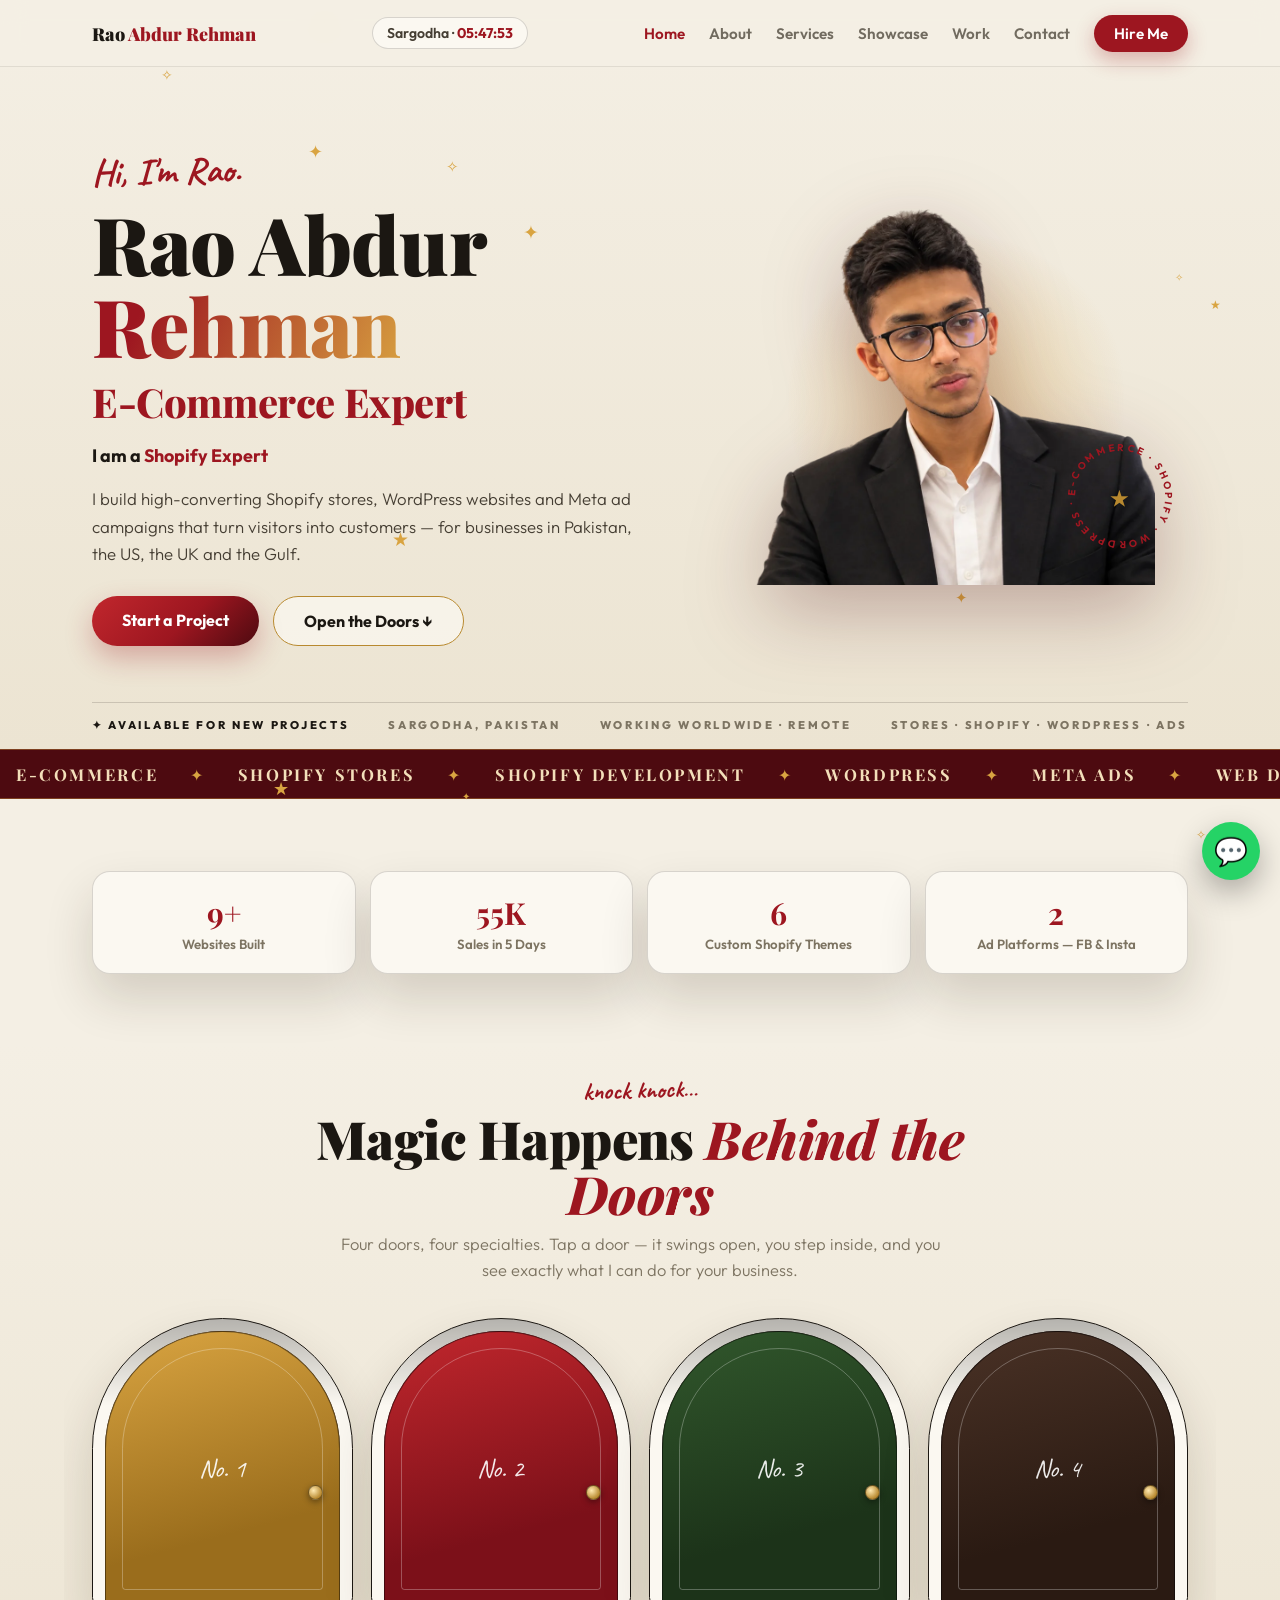
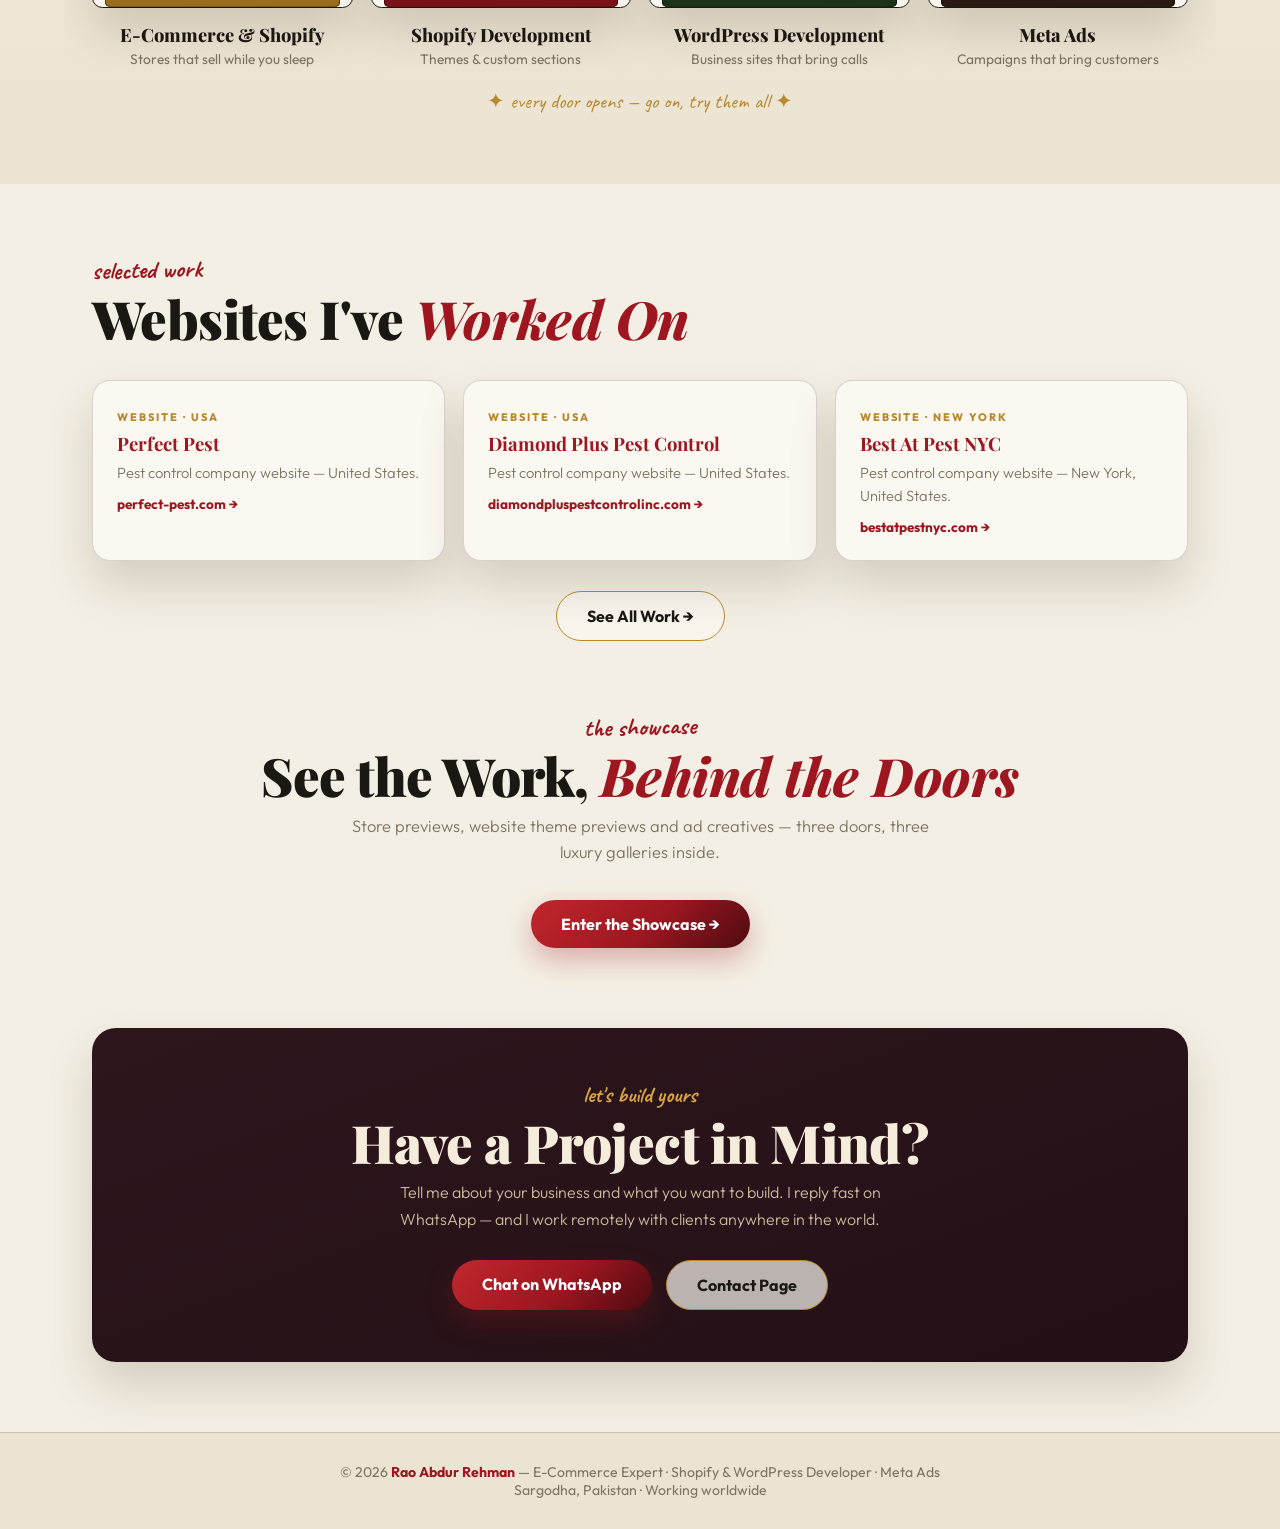
<file: index.html>
<!DOCTYPE html>
<html lang="en">
<head>
<meta charset="UTF-8">
<meta name="viewport" content="width=device-width, initial-scale=1.0">
<title>Rao Abdur Rehman — E-Commerce Expert</title>
<meta name="description" content="Rao Abdur Rehman — E-Commerce Expert, Shopify & WordPress Developer and Meta Ads Specialist from Sargodha, Pakistan. Open the doors and see what I can build for your business.">
<link rel="preconnect" href="https://fonts.googleapis.com">
<link rel="preconnect" href="https://fonts.gstatic.com" crossorigin>
<link href="https://fonts.googleapis.com/css2?family=Playfair+Display:ital,wght@0,600;0,800;0,900;1,600;1,800&family=Caveat:wght@600;700&family=Outfit:wght@300;400;500;600;700;800&display=swap" rel="stylesheet">
<link rel="stylesheet" href="style.css">
</head>
<body>

<nav>
  <div class="wrap nav-in">
    <a class="brand" href="index.html">Rao <span>Abdur Rehman</span></a>
    <div class="clock">Sargodha · <b id="clock">--:--:--</b></div>
    <div class="nav-links">
      <a href="index.html" class="active">Home</a>
      <a href="about.html">About</a>
      <a href="services.html">Services</a>
      <a href="showcase.html">Showcase</a>
      <a href="work.html">Work</a>
      <a href="contact.html">Contact</a>
      <a href="https://wa.me/923198798119?text=Hi%20Rao%2C%20I%20want%20to%20discuss%20a%20project." target="_blank" rel="noopener" class="nav-cta">Hire Me</a>
    </div>
  </div>
</nav>

<header>
  <div class="wrap">
    <div class="hero">
      <div>
        <span class="hello">Hi, I'm Rao.</span>
        <h1>Rao Abdur <span class="gold">Rehman</span></h1>
        <div class="maintitle">E-Commerce Expert</div>
        <div class="roles">I am a <span class="flip" id="roleFlip">Shopify Expert</span></div>
        <p class="lead">I build high-converting Shopify stores, WordPress websites and Meta ad campaigns that turn visitors into customers — for businesses in Pakistan, the US, the UK and the Gulf.</p>
        <div class="hero-btns">
          <a class="btn btn-red" href="https://wa.me/923198798119?text=Hi%20Rao%2C%20I%20want%20a%20website%20for%20my%20business." target="_blank" rel="noopener">Start a Project</a>
          <a class="btn btn-ghost" href="#doorsClip">Open the Doors ↓</a>
        </div>
      </div>
      <div class="hero-photo">
        <div class="halo"></div>
        <img src="rao.webp" alt="Rao Abdur Rehman">
        <svg class="badge" viewBox="0 0 120 120">
          <defs><path id="circ" d="M60,60 m-46,0 a46,46 0 1,1 92,0 a46,46 0 1,1 -92,0"/></defs>
          <text><textPath href="#circ">E-COMMERCE · SHOPIFY · WORDPRESS · ADS · </textPath></text>
          <text class="star" x="60" y="70" text-anchor="middle">★</text>
        </svg>
      </div>
    </div>
    <div class="hero-strip">
      <span class="on">✦ Available for new projects</span>
      <span>Sargodha, Pakistan</span>
      <span>Working worldwide · Remote</span>
      <span>Stores · Shopify · WordPress · Ads</span>
    </div>
  </div>
</header>

<div class="marquee"><div class="marquee-track" id="mq"></div></div>

<section style="padding-top:20px">
  <div class="wrap">
    <div class="stats">
      <div class="stat"><b><span class="count" data-to="10">0</span>+</b><small>Websites Built</small></div>
      <div class="stat"><b><span class="count" data-to="60">0</span>K</b><small>Sales in 5 Days</small></div>
      <div class="stat"><b><span class="count" data-to="7">0</span></b><small>Custom Shopify Themes</small></div>
      <div class="stat"><b><span class="count" data-to="2">0</span></b><small>Ad Platforms — FB & Insta</small></div>
    </div>
  </div>
</section>

<section class="doors-sec" style="padding-top:30px">
  <div class="wrap">
    <div class="sec-head center">
      <span class="script sec-script">knock knock…</span>
      <h2>Magic Happens <em>Behind the Doors</em></h2>
      <p class="sec-sub">Four doors, four specialties. Tap a door — it swings open, you step inside, and you see exactly what I can do for your business.</p>
    </div>
    <div class="doors-clip" id="doorsClip">
      <div class="doors" id="doorsGrid">
        <button class="door" data-door="shop" aria-expanded="false">
          <span class="frame">
            <span class="inner-room"><span class="ir-emoji">🛍️</span><span class="ir-count">60K</span><span class="ir-label">Sales in 5 Days</span><span class="ir-open">Now Open</span></span>
            <span class="leaf"><span class="panel-lines"></span><span class="door-num">No. 1</span><span class="knob"></span></span>
          </span>
          <span class="door-name">E-Commerce & Shopify</span>
          <span class="door-tag">Stores that sell while you sleep</span>
        </button>
        <button class="door" data-door="dev" aria-expanded="false">
          <span class="frame">
            <span class="inner-room"><span class="ir-emoji">🛠️</span><span class="ir-count">7</span><span class="ir-label">Custom Themes</span><span class="ir-open">Now Open</span></span>
            <span class="leaf"><span class="panel-lines"></span><span class="door-num">No. 2</span><span class="knob"></span></span>
          </span>
          <span class="door-name">Shopify Development</span>
          <span class="door-tag">Themes & custom sections</span>
        </button>
        <button class="door" data-door="wp" aria-expanded="false">
          <span class="frame">
            <span class="inner-room"><span class="ir-emoji">🌐</span><span class="ir-count">10+</span><span class="ir-label">Websites Built</span><span class="ir-open">Now Open</span></span>
            <span class="leaf"><span class="panel-lines"></span><span class="door-num">No. 3</span><span class="knob"></span></span>
          </span>
          <span class="door-name">WordPress Development</span>
          <span class="door-tag">Business sites that bring calls</span>
        </button>
        <button class="door" data-door="ads" aria-expanded="false">
          <span class="frame">
            <span class="inner-room"><span class="ir-emoji">📣</span><span class="ir-count">2</span><span class="ir-label">Platforms — FB & Insta</span><span class="ir-open">Now Open</span></span>
            <span class="leaf"><span class="panel-lines"></span><span class="door-num">No. 4</span><span class="knob"></span></span>
          </span>
          <span class="door-name">Meta Ads</span>
          <span class="door-tag">Campaigns that bring customers</span>
        </button>
      </div>
    </div>
    <p class="knock-hint">✦ every door opens — go on, try them all ✦</p>

    <div class="room" id="room-shop" hidden>
      <button class="room-back">← Back to the doors</button>
      <div class="rk">Door No. 1 — Now Open</div>
      <h3>E-Commerce & Shopify</h3>
      <p>Complete online stores that are easy to run and built to sell — from setup to a store that takes orders while you sleep. Proof: my Genz Bazzar store generated 60K in sales within 5 days of launch.</p>
      <ul>
        <li>Full Shopify store builds</li>
        <li>Product pages that convert</li>
        <li>Checkout, payment & shipping setup</li>
        <li>Store content & product uploads</li>
        <li>Speed & conversion optimisation</li>
      </ul>
      <div class="cta"><a class="btn btn-red" href="https://wa.me/923198798119?text=Hi%20Rao%2C%20I%20need%20a%20Shopify%20store." target="_blank" rel="noopener">Build My Store</a></div>
    </div>

    <div class="room" id="room-dev" hidden>
      <button class="room-back">← Back to the doors</button>
      <div class="rk">Door No. 2 — Now Open</div>
      <h3>Shopify Development</h3>
      <p>Theme customisation and custom features for stores that need more than the basics — I keep seven custom Shopify themes of my own, saved and ready to adapt to your store.</p>
      <ul>
        <li>Theme customisation</li>
        <li>Custom sections & features</li>
        <li>7 custom themes in my library</li>
        <li>Layout fixes & improvements</li>
        <li>Store speed optimisation</li>
      </ul>
      <div class="cta"><a class="btn btn-red" href="https://wa.me/923198798119?text=Hi%20Rao%2C%20I%20need%20Shopify%20development." target="_blank" rel="noopener">Upgrade My Store</a></div>
    </div>

    <div class="room" id="room-wp" hidden>
      <button class="room-back">← Back to the doors</button>
      <div class="rk">Door No. 3 — Now Open</div>
      <h3>WordPress Development</h3>
      <p>Fast, premium WordPress websites for service businesses — including the US pest-control sites Perfect Pest, Diamond Plus Pest Control and Best At Pest NYC.</p>
      <ul>
        <li>Business & company websites</li>
        <li>Service pages that bring calls</li>
        <li>Premium & CGI-style animated websites</li>
        <li>Booking & enquiry forms</li>
        <li>Mobile-friendly, phone number up front</li>
      </ul>
      <div class="cta"><a class="btn btn-red" href="https://wa.me/923198798119?text=Hi%20Rao%2C%20I%20need%20a%20website." target="_blank" rel="noopener">Get a Website</a></div>
    </div>

    <div class="room" id="room-ads" hidden>
      <button class="room-back">← Back to the doors</button>
      <div class="rk">Door No. 4 — Now Open</div>
      <h3>Meta Ads Management</h3>
      <p>Facebook & Instagram ad campaigns planned around one goal — more sales and more enquiries for your business.</p>
      <ul>
        <li>Facebook & Instagram campaigns</li>
        <li>Audience targeting & retargeting</li>
        <li>Ad creatives & copy</li>
        <li>Budget planning & optimisation</li>
        <li>Simple, clear performance reports</li>
      </ul>
      <div class="cta"><a class="btn btn-red" href="https://wa.me/923198798119?text=Hi%20Rao%2C%20I%20want%20Meta%20ads%20for%20my%20business." target="_blank" rel="noopener">Run My Ads</a></div>
    </div>
  </div>
</section>

<section>
  <div class="wrap">
    <div class="sec-head">
      <span class="script sec-script">selected work</span>
      <h2>Websites I've <em>Worked On</em></h2>
    </div>
    <div class="work">
      <div class="w reveal"><span class="tag">Website · USA</span><h4>Perfect Pest</h4><p>Pest control company website — United States.</p><a href="https://perfect-pest.com" target="_blank" rel="noopener">perfect-pest.com →</a></div>
      <div class="w reveal"><span class="tag">Website · USA</span><h4>Diamond Plus Pest Control</h4><p>Pest control company website — United States.</p><a href="https://diamondpluspestcontrolinc.com" target="_blank" rel="noopener">diamondpluspestcontrolinc.com →</a></div>
      <div class="w reveal"><span class="tag">Website · New York</span><h4>Best At Pest NYC</h4><p>Pest control company website — New York, United States.</p><a href="https://bestatpestnyc.com" target="_blank" rel="noopener">bestatpestnyc.com →</a></div>
    </div>
    <div style="text-align:center;margin-top:30px"><a class="btn btn-ghost" href="work.html">See All Work →</a></div>
  </div>
</section>

<section style="padding-top:0">
  <div class="wrap">
    <div class="sec-head center">
      <span class="script sec-script">the showcase</span>
      <h2>See the Work, <em>Behind the Doors</em></h2>
      <p class="sec-sub">Store previews, website theme previews and ad creatives — three doors, three luxury galleries inside.</p>
    </div>
    <div style="text-align:center"><a class="btn btn-red" href="showcase.html">Enter the Showcase →</a></div>
  </div>
</section>

<section style="padding-top:10px">
  <div class="wrap">
    <div class="cta-band reveal">
      <span class="script" style="color:var(--gold-bright);font-size:1.4rem">let's build yours</span>
      <h2>Have a Project in Mind?</h2>
      <p>Tell me about your business and what you want to build. I reply fast on WhatsApp — and I work remotely with clients anywhere in the world.</p>
      <div class="row">
        <a class="btn btn-red" href="https://wa.me/923198798119?text=Hi%20Rao%2C%20I%20want%20to%20discuss%20a%20project." target="_blank" rel="noopener">Chat on WhatsApp</a>
        <a class="btn btn-ghost" href="contact.html">Contact Page</a>
      </div>
    </div>
  </div>
</section>

<footer>
  <div class="wrap">© 2026 <b>Rao Abdur Rehman</b> — E-Commerce Expert · Shopify & WordPress Developer · Meta Ads<br>Sargodha, Pakistan · Working worldwide</div>
</footer>

<a class="wa-float" href="https://wa.me/923198798119?text=Hi%20Rao%2C%20I%20want%20to%20discuss%20a%20project." target="_blank" rel="noopener" aria-label="Chat on WhatsApp">💬</a>
<script src="script.js"></script>
</body>
</html>
</file>
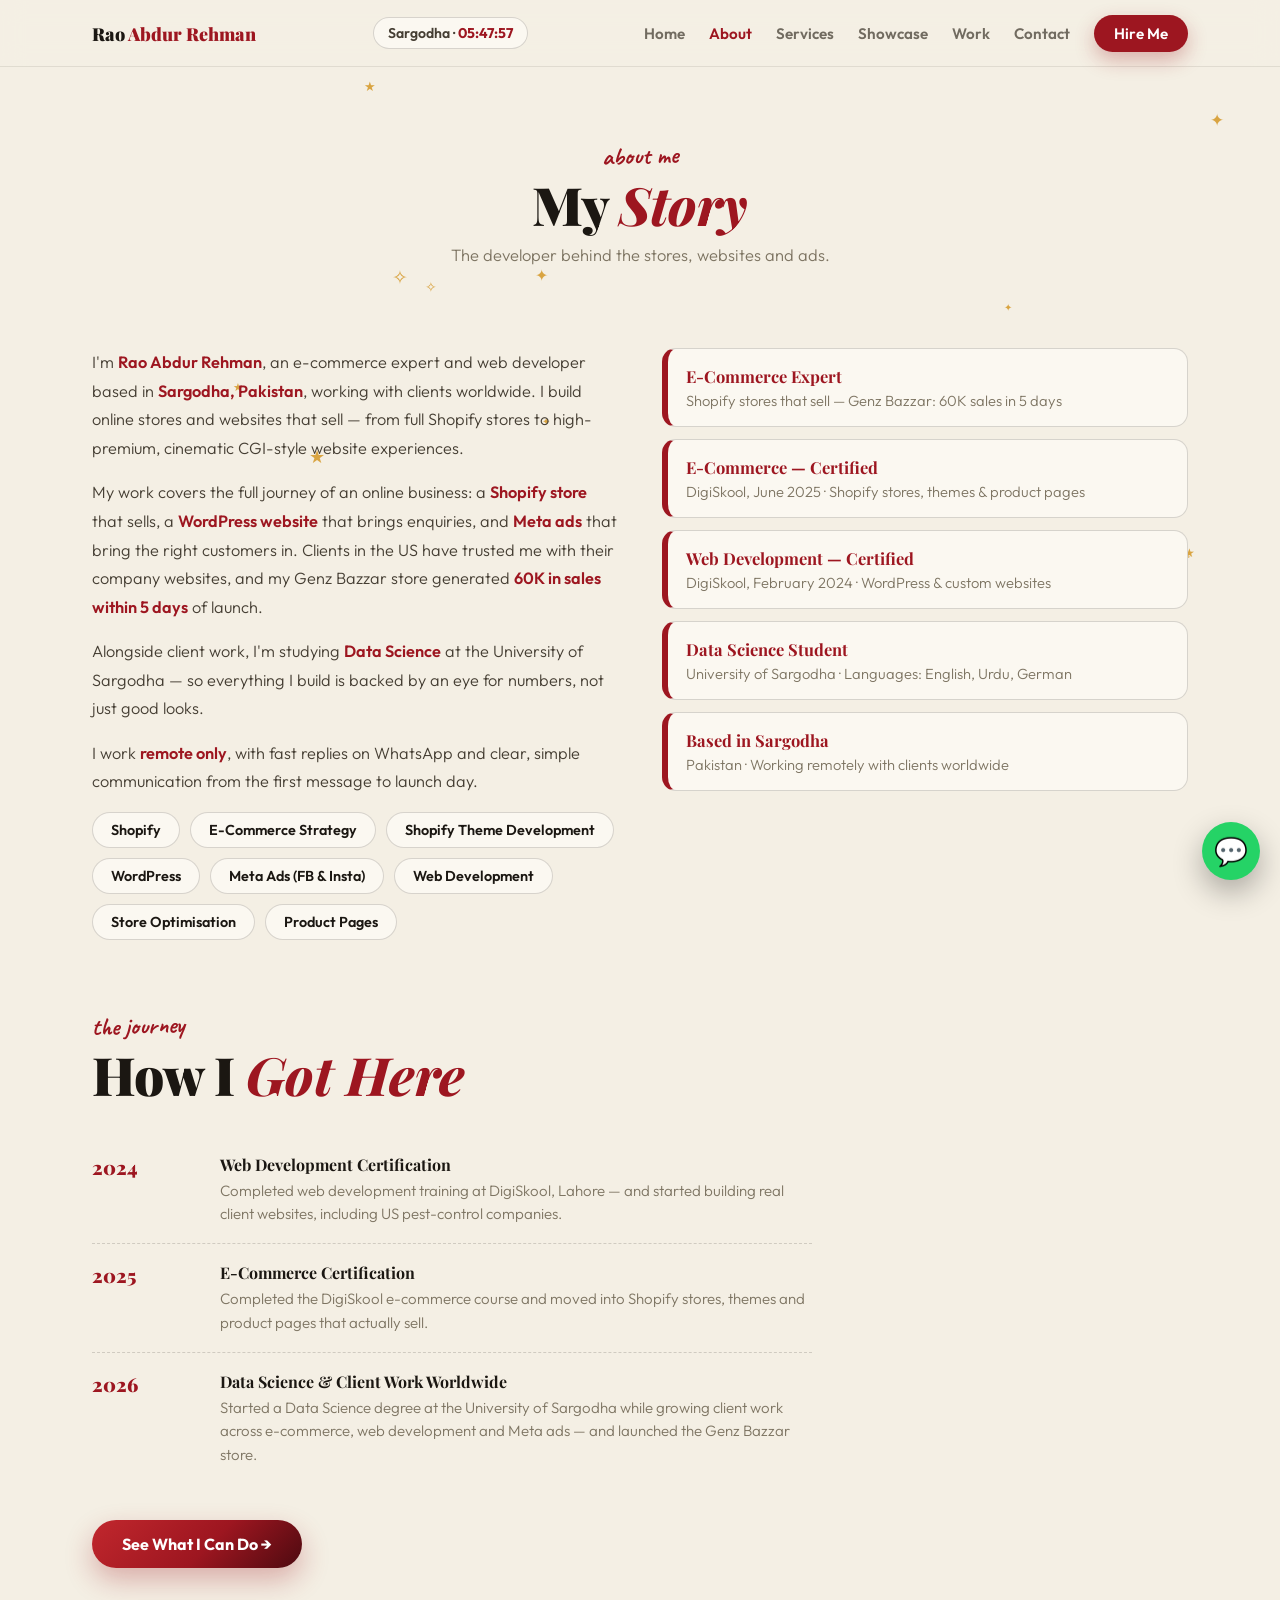
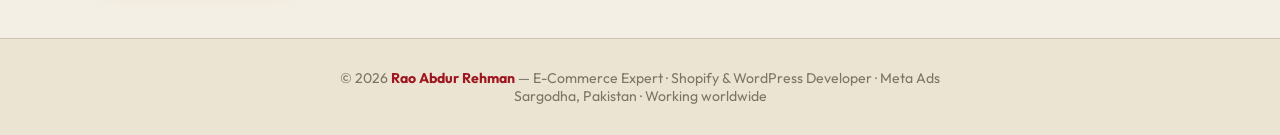
<file: about.html>
<!DOCTYPE html>
<html lang="en">
<head>
<meta charset="UTF-8">
<meta name="viewport" content="width=device-width, initial-scale=1.0">
<title>About — Rao Abdur Rehman, E-Commerce Expert</title>
<meta name="description" content="About Rao Abdur Rehman — E-Commerce Expert, Shopify & WordPress developer and Meta ads specialist from Sargodha, Pakistan, studying Data Science at the University of Sargodha.">
<link rel="preconnect" href="https://fonts.googleapis.com">
<link rel="preconnect" href="https://fonts.gstatic.com" crossorigin>
<link href="https://fonts.googleapis.com/css2?family=Playfair+Display:ital,wght@0,600;0,800;0,900;1,600;1,800&family=Caveat:wght@600;700&family=Outfit:wght@300;400;500;600;700;800&display=swap" rel="stylesheet">
<link rel="stylesheet" href="style.css">
</head>
<body>

<nav>
  <div class="wrap nav-in">
    <a class="brand" href="index.html">Rao <span>Abdur Rehman</span></a>
    <div class="clock">Sargodha · <b id="clock">--:--:--</b></div>
    <div class="nav-links">
      <a href="index.html">Home</a>
      <a href="about.html" class="active">About</a>
      <a href="services.html">Services</a>
      <a href="showcase.html">Showcase</a>
      <a href="work.html">Work</a>
      <a href="contact.html">Contact</a>
      <a href="https://wa.me/923198798119?text=Hi%20Rao%2C%20I%20want%20to%20discuss%20a%20project." target="_blank" rel="noopener" class="nav-cta">Hire Me</a>
    </div>
  </div>
</nav>

<div class="page-head">
  <div class="wrap">
    <span class="script sec-script">about me</span>
    <h2>My <em>Story</em></h2>
    <p class="sec-sub">The developer behind the stores, websites and ads.</p>
  </div>
</div>

<section>
  <div class="wrap">
    <div class="about">
      <div class="reveal">
        <p>I'm <b>Rao Abdur Rehman</b>, an e-commerce expert and web developer based in <b>Sargodha, Pakistan</b>, working with clients worldwide. I build online stores and websites that sell — from full Shopify stores to high-premium, cinematic CGI-style website experiences.</p>
        <p>My work covers the full journey of an online business: a <b>Shopify store</b> that sells, a <b>WordPress website</b> that brings enquiries, and <b>Meta ads</b> that bring the right customers in. Clients in the US have trusted me with their company websites, and my Genz Bazzar store generated <b>60K in sales within 5 days</b> of launch.</p>
        <p>Alongside client work, I'm studying <b>Data Science</b> at the University of Sargodha — so everything I build is backed by an eye for numbers, not just good looks.</p>
        <p>I work <b>remote only</b>, with fast replies on WhatsApp and clear, simple communication from the first message to launch day.</p>
        <div class="chips">
          <span class="chip">Shopify</span><span class="chip">E-Commerce Strategy</span><span class="chip">Shopify Theme Development</span><span class="chip">WordPress</span><span class="chip">Meta Ads (FB & Insta)</span><span class="chip">Web Development</span><span class="chip">Store Optimisation</span><span class="chip">Product Pages</span>
        </div>
      </div>
      <div class="facts reveal">
        <div class="fact"><b>E-Commerce Expert</b><span>Shopify stores that sell — Genz Bazzar: 60K sales in 5 days</span></div>
        <div class="fact"><b>E-Commerce — Certified</b><span>DigiSkool, June 2025 · Shopify stores, themes & product pages</span></div>
        <div class="fact"><b>Web Development — Certified</b><span>DigiSkool, February 2024 · WordPress & custom websites</span></div>
        <div class="fact"><b>Data Science Student</b><span>University of Sargodha · Languages: English, Urdu, German</span></div>
        <div class="fact"><b>Based in Sargodha</b><span>Pakistan · Working remotely with clients worldwide</span></div>
      </div>
    </div>
  </div>
</section>

<section style="padding-top:0">
  <div class="wrap">
    <div class="sec-head">
      <span class="script sec-script">the journey</span>
      <h2>How I <em>Got Here</em></h2>
    </div>
    <div class="timeline reveal">
      <div class="tl"><div class="yr">2024</div><div><h4>Web Development Certification</h4><p>Completed web development training at DigiSkool, Lahore — and started building real client websites, including US pest-control companies.</p></div></div>
      <div class="tl"><div class="yr">2025</div><div><h4>E-Commerce Certification</h4><p>Completed the DigiSkool e-commerce course and moved into Shopify stores, themes and product pages that actually sell.</p></div></div>
      <div class="tl"><div class="yr">2026</div><div><h4>Data Science & Client Work Worldwide</h4><p>Started a Data Science degree at the University of Sargodha while growing client work across e-commerce, web development and Meta ads — and launched the Genz Bazzar store.</p></div></div>
    </div>
    <div style="margin-top:36px"><a class="btn btn-red" href="services.html">See What I Can Do →</a></div>
  </div>
</section>

<footer>
  <div class="wrap">© 2026 <b>Rao Abdur Rehman</b> — E-Commerce Expert · Shopify & WordPress Developer · Meta Ads<br>Sargodha, Pakistan · Working worldwide</div>
</footer>

<a class="wa-float" href="https://wa.me/923198798119?text=Hi%20Rao%2C%20I%20want%20to%20discuss%20a%20project." target="_blank" rel="noopener" aria-label="Chat on WhatsApp">💬</a>
<script src="script.js"></script>
</body>
</html>
</file>
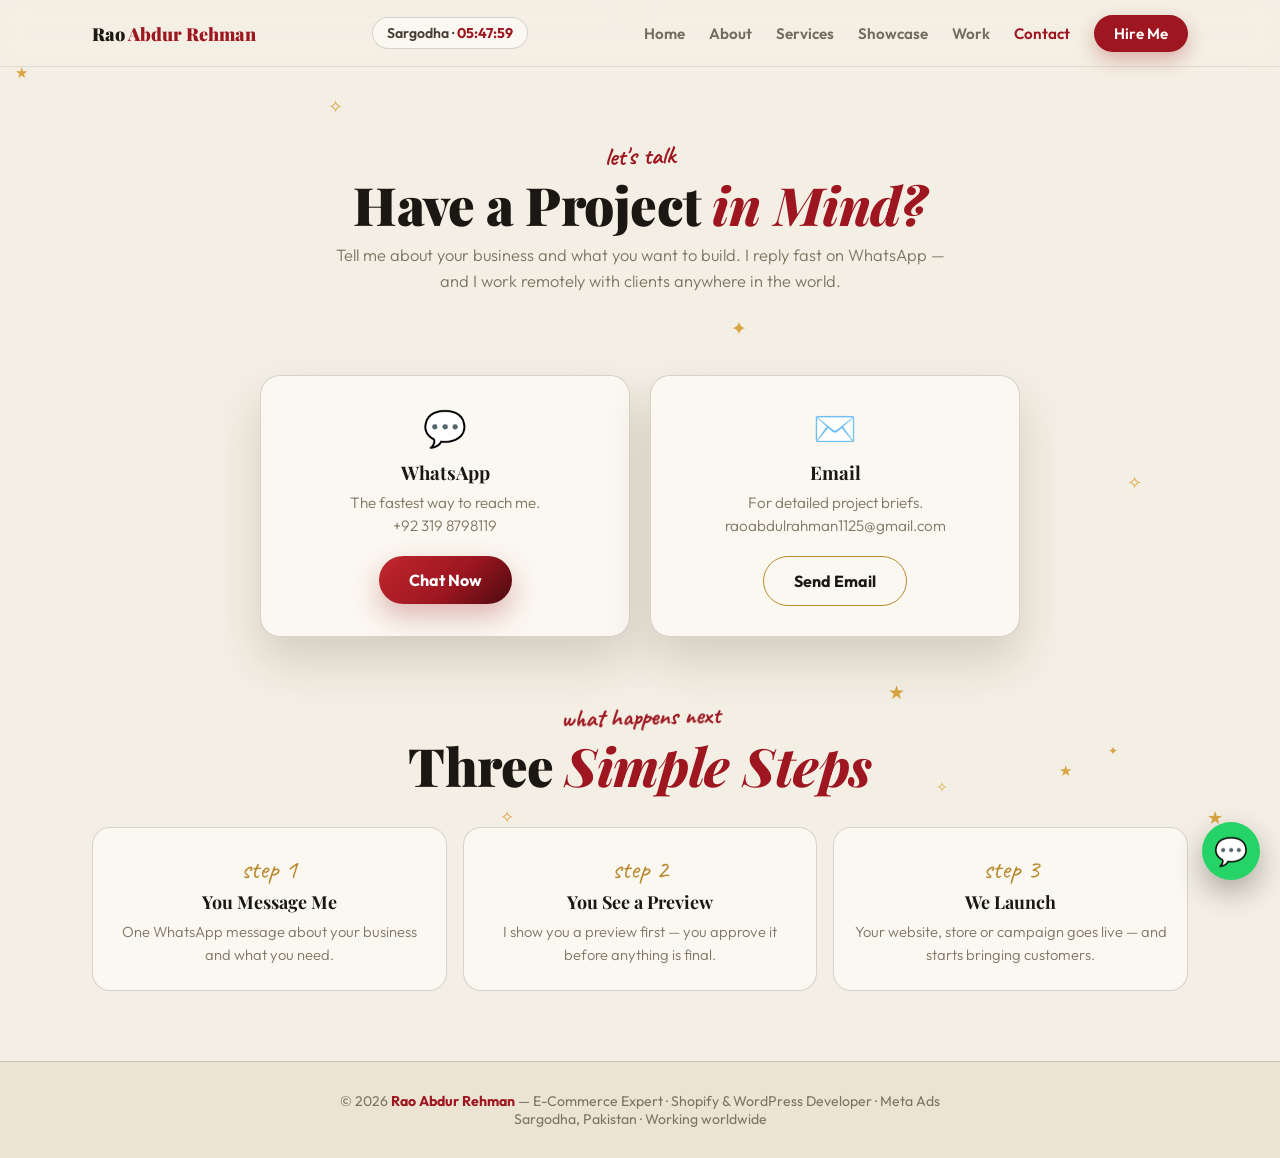
<file: contact.html>
<!DOCTYPE html>
<html lang="en">
<head>
<meta charset="UTF-8">
<meta name="viewport" content="width=device-width, initial-scale=1.0">
<title>Contact — Rao Abdur Rehman, E-Commerce Expert</title>
<meta name="description" content="Contact Rao Abdur Rehman, E-Commerce Expert, on WhatsApp or email — Shopify stores, Shopify development, WordPress websites and Meta ads. Based in Sargodha, Pakistan, working worldwide.">
<link rel="preconnect" href="https://fonts.googleapis.com">
<link rel="preconnect" href="https://fonts.gstatic.com" crossorigin>
<link href="https://fonts.googleapis.com/css2?family=Playfair+Display:ital,wght@0,600;0,800;0,900;1,600;1,800&family=Caveat:wght@600;700&family=Outfit:wght@300;400;500;600;700;800&display=swap" rel="stylesheet">
<link rel="stylesheet" href="style.css">
</head>
<body>

<nav>
  <div class="wrap nav-in">
    <a class="brand" href="index.html">Rao <span>Abdur Rehman</span></a>
    <div class="clock">Sargodha · <b id="clock">--:--:--</b></div>
    <div class="nav-links">
      <a href="index.html">Home</a>
      <a href="about.html">About</a>
      <a href="services.html">Services</a>
      <a href="showcase.html">Showcase</a>
      <a href="work.html">Work</a>
      <a href="contact.html" class="active">Contact</a>
      <a href="https://wa.me/923198798119?text=Hi%20Rao%2C%20I%20want%20to%20discuss%20a%20project." target="_blank" rel="noopener" class="nav-cta">Hire Me</a>
    </div>
  </div>
</nav>

<div class="page-head">
  <div class="wrap">
    <span class="script sec-script">let's talk</span>
    <h2>Have a Project <em>in Mind?</em></h2>
    <p class="sec-sub">Tell me about your business and what you want to build. I reply fast on WhatsApp — and I work remotely with clients anywhere in the world.</p>
  </div>
</div>

<section>
  <div class="wrap">
    <div class="contact-cards">
      <div class="ccard reveal">
        <div class="ico">💬</div>
        <h3>WhatsApp</h3>
        <p>The fastest way to reach me.<br>+92 319 8798119</p>
        <a class="btn btn-red" href="https://wa.me/923198798119?text=Hi%20Rao%2C%20I%20want%20to%20discuss%20a%20project." target="_blank" rel="noopener">Chat Now</a>
      </div>
      <div class="ccard reveal">
        <div class="ico">✉️</div>
        <h3>Email</h3>
        <p>For detailed project briefs.<br>raoabdulrahman1125@gmail.com</p>
        <a class="btn btn-ghost" href="mailto:raoabdulrahman1125@gmail.com?subject=Project%20enquiry">Send Email</a>
      </div>
    </div>

    <div class="sec-head center" style="margin-top:64px">
      <span class="script sec-script">what happens next</span>
      <h2>Three <em>Simple Steps</em></h2>
    </div>
    <div class="steps" style="grid-template-columns:repeat(3,1fr)">
      <div class="step reveal"><div class="n">step 1</div><h4>You Message Me</h4><p>One WhatsApp message about your business and what you need.</p></div>
      <div class="step reveal"><div class="n">step 2</div><h4>You See a Preview</h4><p>I show you a preview first — you approve it before anything is final.</p></div>
      <div class="step reveal"><div class="n">step 3</div><h4>We Launch</h4><p>Your website, store or campaign goes live — and starts bringing customers.</p></div>
    </div>
  </div>
</section>

<footer>
  <div class="wrap">© 2026 <b>Rao Abdur Rehman</b> — E-Commerce Expert · Shopify & WordPress Developer · Meta Ads<br>Sargodha, Pakistan · Working worldwide</div>
</footer>

<a class="wa-float" href="https://wa.me/923198798119?text=Hi%20Rao%2C%20I%20want%20to%20discuss%20a%20project." target="_blank" rel="noopener" aria-label="Chat on WhatsApp">💬</a>
<script src="script.js"></script>
</body>
</html>
</file>
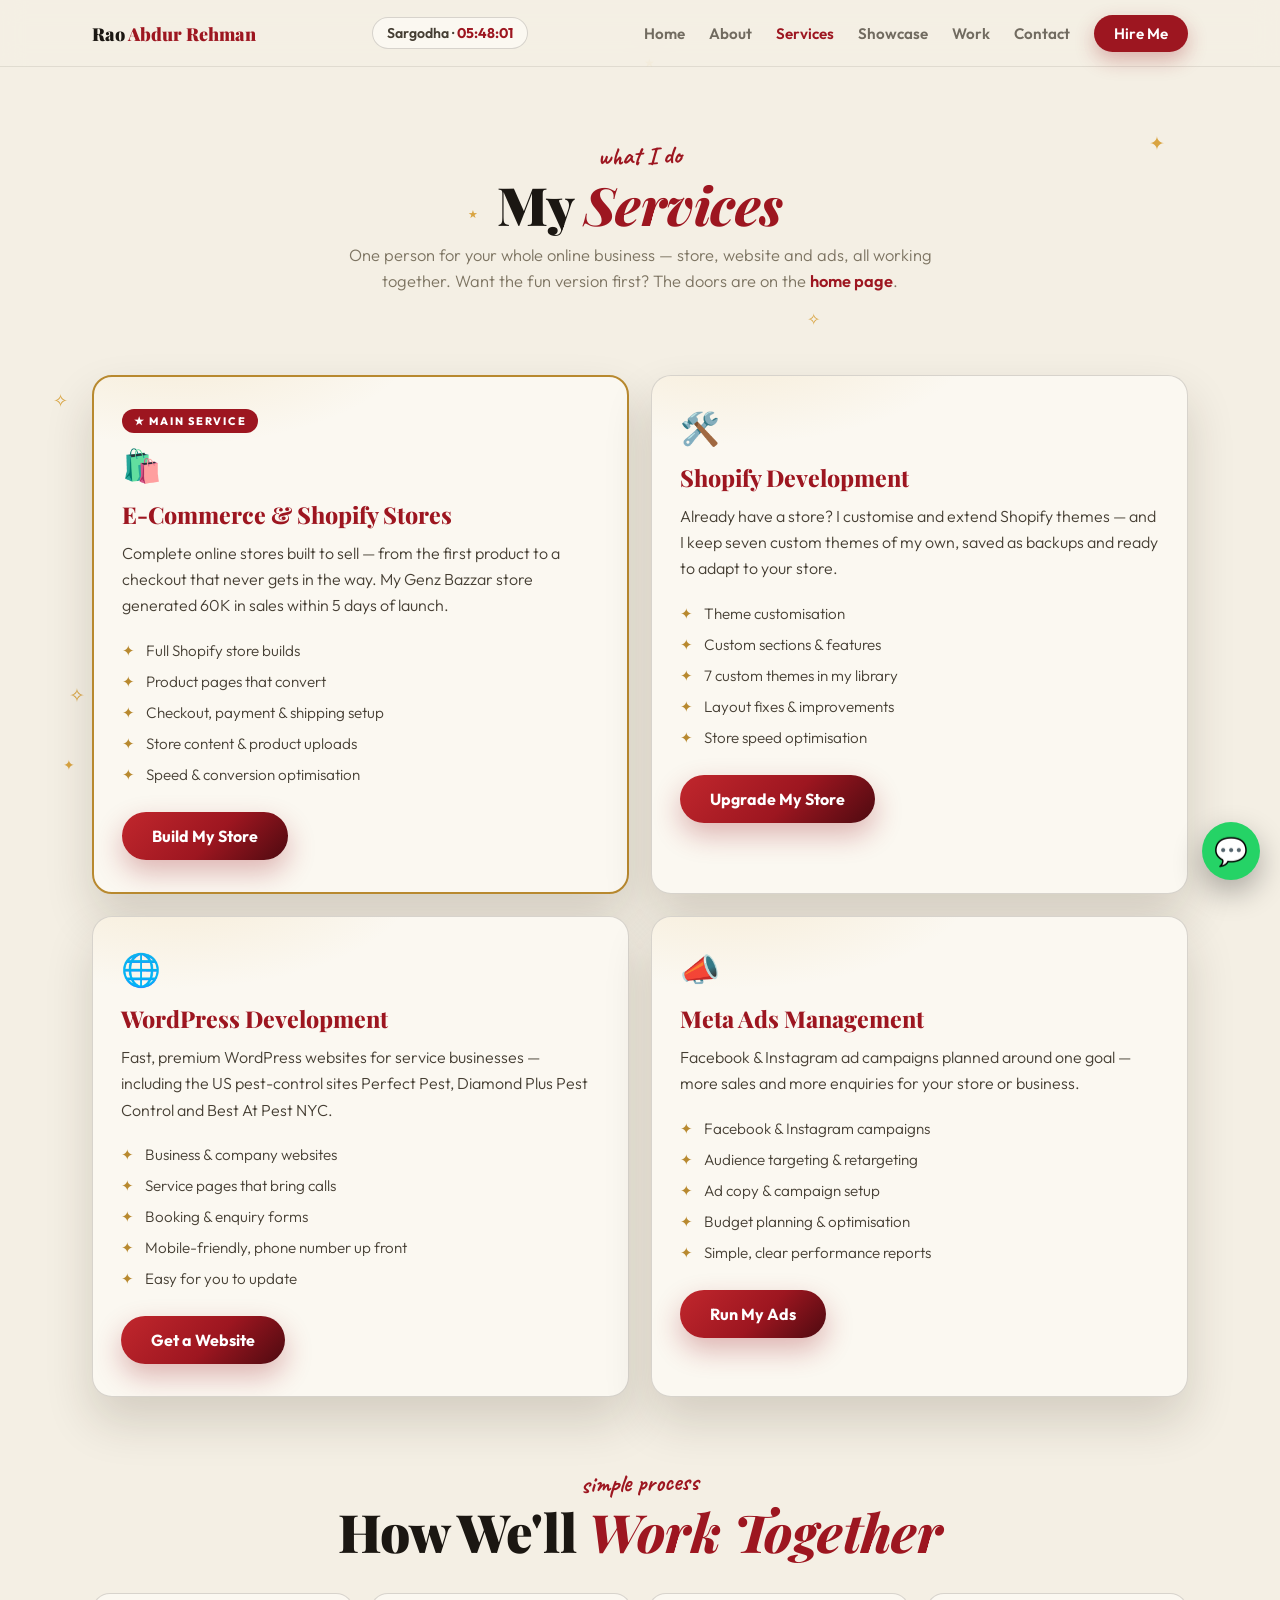
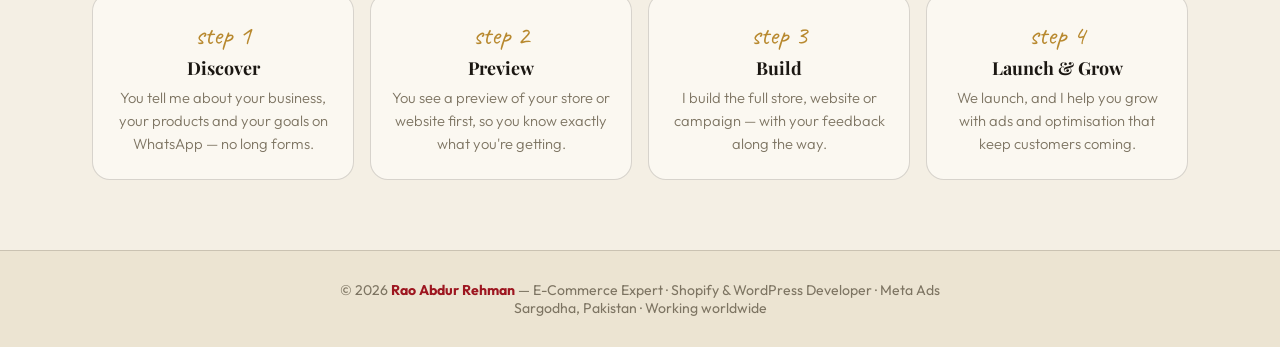
<file: services.html>
<!DOCTYPE html>
<html lang="en">
<head>
<meta charset="UTF-8">
<meta name="viewport" content="width=device-width, initial-scale=1.0">
<title>Services — Rao Abdur Rehman, E-Commerce Expert</title>
<meta name="description" content="Services by Rao Abdur Rehman, E-Commerce Expert: Shopify stores, Shopify development, WordPress development and Meta ads management — one person for your whole online business.">
<link rel="preconnect" href="https://fonts.googleapis.com">
<link rel="preconnect" href="https://fonts.gstatic.com" crossorigin>
<link href="https://fonts.googleapis.com/css2?family=Playfair+Display:ital,wght@0,600;0,800;0,900;1,600;1,800&family=Caveat:wght@600;700&family=Outfit:wght@300;400;500;600;700;800&display=swap" rel="stylesheet">
<link rel="stylesheet" href="style.css">
</head>
<body>

<nav>
  <div class="wrap nav-in">
    <a class="brand" href="index.html">Rao <span>Abdur Rehman</span></a>
    <div class="clock">Sargodha · <b id="clock">--:--:--</b></div>
    <div class="nav-links">
      <a href="index.html">Home</a>
      <a href="about.html">About</a>
      <a href="services.html" class="active">Services</a>
      <a href="showcase.html">Showcase</a>
      <a href="work.html">Work</a>
      <a href="contact.html">Contact</a>
      <a href="https://wa.me/923198798119?text=Hi%20Rao%2C%20I%20want%20to%20discuss%20a%20project." target="_blank" rel="noopener" class="nav-cta">Hire Me</a>
    </div>
  </div>
</nav>

<div class="page-head">
  <div class="wrap">
    <span class="script sec-script">what I do</span>
    <h2>My <em>Services</em></h2>
    <p class="sec-sub">One person for your whole online business — store, website and ads, all working together. Want the fun version first? The doors are on the <a href="index.html#doorsClip" style="color:var(--red);font-weight:600">home page</a>.</p>
  </div>
</div>

<section>
  <div class="wrap">
    <div class="grid2">
      <div class="scard featured reveal">
        <span class="feat-badge">★ Main Service</span>
        <div class="ico">🛍️</div>
        <h3>E-Commerce & Shopify Stores</h3>
        <p>Complete online stores built to sell — from the first product to a checkout that never gets in the way. My Genz Bazzar store generated 60K in sales within 5 days of launch.</p>
        <ul>
          <li>Full Shopify store builds</li>
          <li>Product pages that convert</li>
          <li>Checkout, payment & shipping setup</li>
          <li>Store content & product uploads</li>
          <li>Speed & conversion optimisation</li>
        </ul>
        <a class="btn btn-red" href="https://wa.me/923198798119?text=Hi%20Rao%2C%20I%20need%20a%20Shopify%20store." target="_blank" rel="noopener">Build My Store</a>
      </div>
      <div class="scard reveal">
        <div class="ico">🛠️</div>
        <h3>Shopify Development</h3>
        <p>Already have a store? I customise and extend Shopify themes — and I keep seven custom themes of my own, saved as backups and ready to adapt to your store.</p>
        <ul>
          <li>Theme customisation</li>
          <li>Custom sections & features</li>
          <li>7 custom themes in my library</li>
          <li>Layout fixes & improvements</li>
          <li>Store speed optimisation</li>
        </ul>
        <a class="btn btn-red" href="https://wa.me/923198798119?text=Hi%20Rao%2C%20I%20need%20Shopify%20development." target="_blank" rel="noopener">Upgrade My Store</a>
      </div>
      <div class="scard reveal">
        <div class="ico">🌐</div>
        <h3>WordPress Development</h3>
        <p>Fast, premium WordPress websites for service businesses — including the US pest-control sites Perfect Pest, Diamond Plus Pest Control and Best At Pest NYC.</p>
        <ul>
          <li>Business & company websites</li>
          <li>Service pages that bring calls</li>
          <li>Booking & enquiry forms</li>
          <li>Mobile-friendly, phone number up front</li>
          <li>Easy for you to update</li>
        </ul>
        <a class="btn btn-red" href="https://wa.me/923198798119?text=Hi%20Rao%2C%20I%20need%20a%20website." target="_blank" rel="noopener">Get a Website</a>
      </div>
      <div class="scard reveal">
        <div class="ico">📣</div>
        <h3>Meta Ads Management</h3>
        <p>Facebook & Instagram ad campaigns planned around one goal — more sales and more enquiries for your store or business.</p>
        <ul>
          <li>Facebook & Instagram campaigns</li>
          <li>Audience targeting & retargeting</li>
          <li>Ad copy & campaign setup</li>
          <li>Budget planning & optimisation</li>
          <li>Simple, clear performance reports</li>
        </ul>
        <a class="btn btn-red" href="https://wa.me/923198798119?text=Hi%20Rao%2C%20I%20want%20Meta%20ads%20for%20my%20business." target="_blank" rel="noopener">Run My Ads</a>
      </div>
    </div>
  </div>
</section>

<section style="padding-top:0">
  <div class="wrap">
    <div class="sec-head center">
      <span class="script sec-script">simple process</span>
      <h2>How We'll <em>Work Together</em></h2>
    </div>
    <div class="steps">
      <div class="step reveal"><div class="n">step 1</div><h4>Discover</h4><p>You tell me about your business, your products and your goals on WhatsApp — no long forms.</p></div>
      <div class="step reveal"><div class="n">step 2</div><h4>Preview</h4><p>You see a preview of your store or website first, so you know exactly what you're getting.</p></div>
      <div class="step reveal"><div class="n">step 3</div><h4>Build</h4><p>I build the full store, website or campaign — with your feedback along the way.</p></div>
      <div class="step reveal"><div class="n">step 4</div><h4>Launch & Grow</h4><p>We launch, and I help you grow with ads and optimisation that keep customers coming.</p></div>
    </div>
  </div>
</section>

<footer>
  <div class="wrap">© 2026 <b>Rao Abdur Rehman</b> — E-Commerce Expert · Shopify & WordPress Developer · Meta Ads<br>Sargodha, Pakistan · Working worldwide</div>
</footer>

<a class="wa-float" href="https://wa.me/923198798119?text=Hi%20Rao%2C%20I%20want%20to%20discuss%20a%20project." target="_blank" rel="noopener" aria-label="Chat on WhatsApp">💬</a>
<script src="script.js"></script>
</body>
</html>
</file>
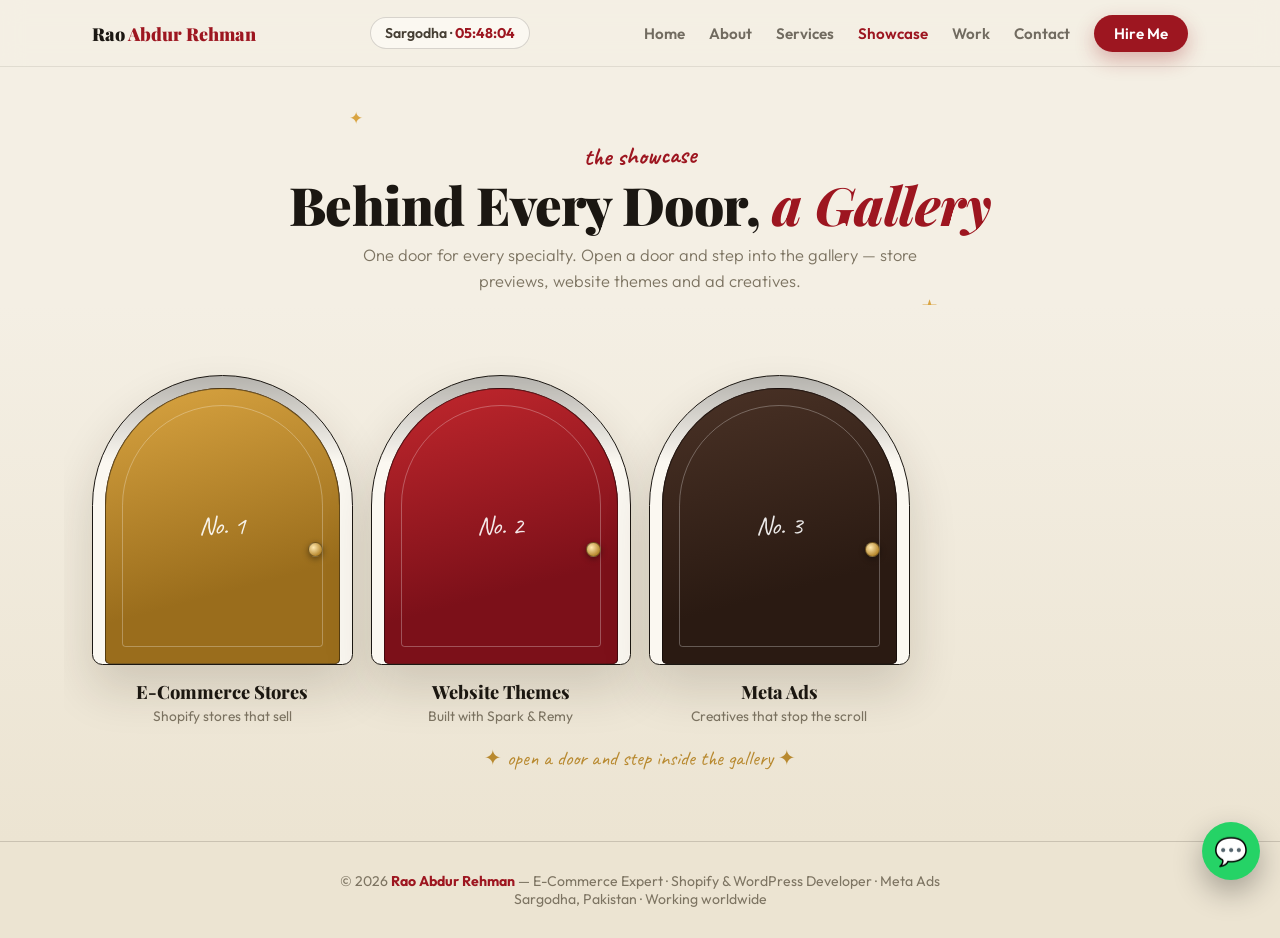
<file: showcase.html>
<!DOCTYPE html>
<html lang="en">
<head>
<meta charset="UTF-8">
<meta name="viewport" content="width=device-width, initial-scale=1.0">
<title>Showcase — Rao Abdur Rehman, E-Commerce Expert</title>
<meta name="description" content="The showcase of Rao Abdur Rehman, E-Commerce Expert: open the doors to Shopify store previews, website theme previews and Meta ad creatives.">
<link rel="preconnect" href="https://fonts.googleapis.com">
<link rel="preconnect" href="https://fonts.gstatic.com" crossorigin>
<link href="https://fonts.googleapis.com/css2?family=Playfair+Display:ital,wght@0,600;0,800;0,900;1,600;1,800&family=Caveat:wght@600;700&family=Outfit:wght@300;400;500;600;700;800&display=swap" rel="stylesheet">
<link rel="stylesheet" href="style.css">
</head>
<body>

<nav>
  <div class="wrap nav-in">
    <a class="brand" href="index.html">Rao <span>Abdur Rehman</span></a>
    <div class="clock">Sargodha · <b id="clock">--:--:--</b></div>
    <div class="nav-links">
      <a href="index.html">Home</a>
      <a href="about.html">About</a>
      <a href="services.html">Services</a>
      <a href="showcase.html" class="active">Showcase</a>
      <a href="work.html">Work</a>
      <a href="contact.html">Contact</a>
      <a href="https://wa.me/923198798119?text=Hi%20Rao%2C%20I%20saw%20your%20showcase%20and%20want%20to%20discuss%20a%20project." target="_blank" rel="noopener" class="nav-cta">Hire Me</a>
    </div>
  </div>
</nav>

<div class="page-head">
  <div class="wrap">
    <span class="script sec-script">the showcase</span>
    <h2>Behind Every Door, <em>a Gallery</em></h2>
    <p class="sec-sub">One door for every specialty. Open a door and step into the gallery — store previews, website themes and ad creatives.</p>
  </div>
</div>

<section class="doors-sec">
  <div class="wrap">
    <div class="doors-clip" id="doorsClip">
      <div class="doors" id="doorsGrid">
        <button class="door" data-door="shop" aria-expanded="false">
          <span class="frame">
            <span class="inner-room"><span class="ir-emoji">🛍️</span><span class="ir-count">3</span><span class="ir-label">Store Previews</span><span class="ir-open">Now Open</span></span>
            <span class="leaf"><span class="panel-lines"></span><span class="door-num">No. 1</span><span class="knob"></span></span>
          </span>
          <span class="door-name">E-Commerce Stores</span>
          <span class="door-tag">Shopify stores that sell</span>
        </button>
        <button class="door" data-door="web" aria-expanded="false">
          <span class="frame">
            <span class="inner-room"><span class="ir-emoji">🌐</span><span class="ir-count">4</span><span class="ir-label">Theme Previews</span><span class="ir-open">Now Open</span></span>
            <span class="leaf"><span class="panel-lines"></span><span class="door-num">No. 2</span><span class="knob"></span></span>
          </span>
          <span class="door-name">Website Themes</span>
          <span class="door-tag">Built with Spark & Remy</span>
        </button>
        <button class="door" data-door="ads" aria-expanded="false">
          <span class="frame">
            <span class="inner-room"><span class="ir-emoji">📣</span><span class="ir-count">3</span><span class="ir-label">Ad Creatives</span><span class="ir-open">Now Open</span></span>
            <span class="leaf"><span class="panel-lines"></span><span class="door-num">No. 3</span><span class="knob"></span></span>
          </span>
          <span class="door-name">Meta Ads</span>
          <span class="door-tag">Creatives that stop the scroll</span>
        </button>
      </div>
    </div>
    <p class="knock-hint">✦ open a door and step inside the gallery ✦</p>

    <!-- SHOP ROOM -->
    <div class="room" id="room-shop" hidden>
      <button class="room-back">← Back to the doors</button>
      <div class="rk">Door No. 1 — Now Open</div>
      <h3>E-Commerce Gallery</h3>
      <p>Shopify stores and product pages built to sell — clean layouts, premium product presentation and a checkout path with no friction.</p>
      <div class="gallery">
        <figure class="g-item"><img src="s-genzbazzar.jpg" alt="Genz Bazzar Shopify store preview" loading="lazy"><figcaption><span class="by">Past Project</span><b>Genz Bazzar — Shopify Store</b>Fashion store, built & managed end to end</figcaption></figure>
        <figure class="g-item"><img src="s-product.jpg" alt="Luxury product page preview" loading="lazy"><figcaption><span class="by">Concept</span><b>Premium Product Page</b>Product presentation that makes people buy</figcaption></figure>
        <figure class="g-item"><img src="s-orders.jpg" alt="Online sales visual" loading="lazy"><figcaption><span class="by">Concept</span><b>Stores That Sell Daily</b>Orders while you sleep — that's the goal</figcaption></figure>
      </div>
      <div class="cta"><a class="btn btn-red" href="https://wa.me/923198798119?text=Hi%20Rao%2C%20I%20saw%20your%20e-commerce%20showcase.%20I%20need%20a%20store." target="_blank" rel="noopener">Build My Store</a></div>
    </div>

    <!-- WEB ROOM -->
    <div class="room" id="room-web" hidden>
      <button class="room-back">← Back to the doors</button>
      <div class="rk">Door No. 2 — Now Open</div>
      <h3>Website Themes Gallery</h3>
      <p>Luxury previews of the website themes I have built — demo themes, a CGI fashion experience and client homepage previews, created together with my AI partners Spark and Remy.</p>
      <div class="gallery wide">
        <figure class="g-item"><img src="w-vestra.jpg" alt="VESTRA CGI clothing website preview" loading="lazy"><figcaption><span class="by">Built with Spark</span><b>VESTRA — CGI Clothing Website (Demo Theme)</b>A cinematic CGI-style fashion site: products fly in, everything floats, scroll feels like a camera.</figcaption></figure>
        <figure class="g-item"><img src="w-kingmovers.jpg" alt="King Movers Dubai homepage preview" loading="lazy"><figcaption><span class="by">Built with Spark</span><b>King Movers Dubai — Homepage Preview</b>Luxury navy-and-gold homepage with a multi-step quote form, made for a Dubai moving company.</figcaption></figure>
        <figure class="g-item"><img src="w-arizona.jpg" alt="Arizona Pest Control website preview" loading="lazy"><figcaption><span class="by">Built with Spark</span><b>Arizona Pest Control — Demo Homepage</b>Premium demo for the famous Tucson company, protecting homes since 1947.</figcaption></figure>
        <figure class="g-item"><img src="w-blade.jpg" alt="Blade Gents Hair Studio website preview" loading="lazy"><figcaption><span class="by">Built with Remy</span><b>Blade Gents Hair Studio — Birmingham (Demo Theme)</b>Dark, masculine luxury theme for a Birmingham barbershop. Sharp looks only.</figcaption></figure>
      </div>
      <div class="cta"><a class="btn btn-red" href="https://wa.me/923198798119?text=Hi%20Rao%2C%20I%20saw%20your%20website%20themes.%20I%20need%20a%20website." target="_blank" rel="noopener">Get a Website Like These</a></div>
    </div>

    <!-- ADS ROOM -->
    <div class="room" id="room-ads" hidden>
      <button class="room-back">← Back to the doors</button>
      <div class="rk">Door No. 3 — Now Open</div>
      <h3>Meta Ads Gallery</h3>
      <p>Ad creatives built to stop the scroll on Facebook & Instagram — a strong visual, one clear offer, one clear action.</p>
      <div class="gallery">
        <figure class="g-item"><img src="a-fashion.jpg" alt="Fashion sale ad creative" loading="lazy"><figcaption><span class="by">Concept Ad</span><b>Fashion Sale Ad</b>Offer-led creative for clothing brands</figcaption></figure>
        <figure class="g-item"><img src="a-food.jpg" alt="Food delivery ad creative" loading="lazy"><figcaption><span class="by">Concept Ad</span><b>Food Delivery Ad</b>Appetite-first creative that gets orders</figcaption></figure>
        <figure class="g-item"><img src="a-clinic.jpg" alt="Dental clinic ad creative" loading="lazy"><figcaption><span class="by">Concept Ad</span><b>Dental Clinic Ad</b>Clean, trustworthy creative that books patients</figcaption></figure>
      </div>
      <div class="cta"><a class="btn btn-red" href="https://wa.me/923198798119?text=Hi%20Rao%2C%20I%20saw%20your%20ads%20showcase.%20I%20want%20Meta%20ads." target="_blank" rel="noopener">Run Ads Like These</a></div>
    </div>
  </div>
</section>

<footer>
  <div class="wrap">© 2026 <b>Rao Abdur Rehman</b> — E-Commerce Expert · Shopify & WordPress Developer · Meta Ads<br>Sargodha, Pakistan · Working worldwide</div>
</footer>

<a class="wa-float" href="https://wa.me/923198798119?text=Hi%20Rao%2C%20I%20saw%20your%20showcase%20and%20want%20to%20discuss%20a%20project." target="_blank" rel="noopener" aria-label="Chat on WhatsApp">💬</a>
<script src="script.js"></script>
</body>
</html>
</file>
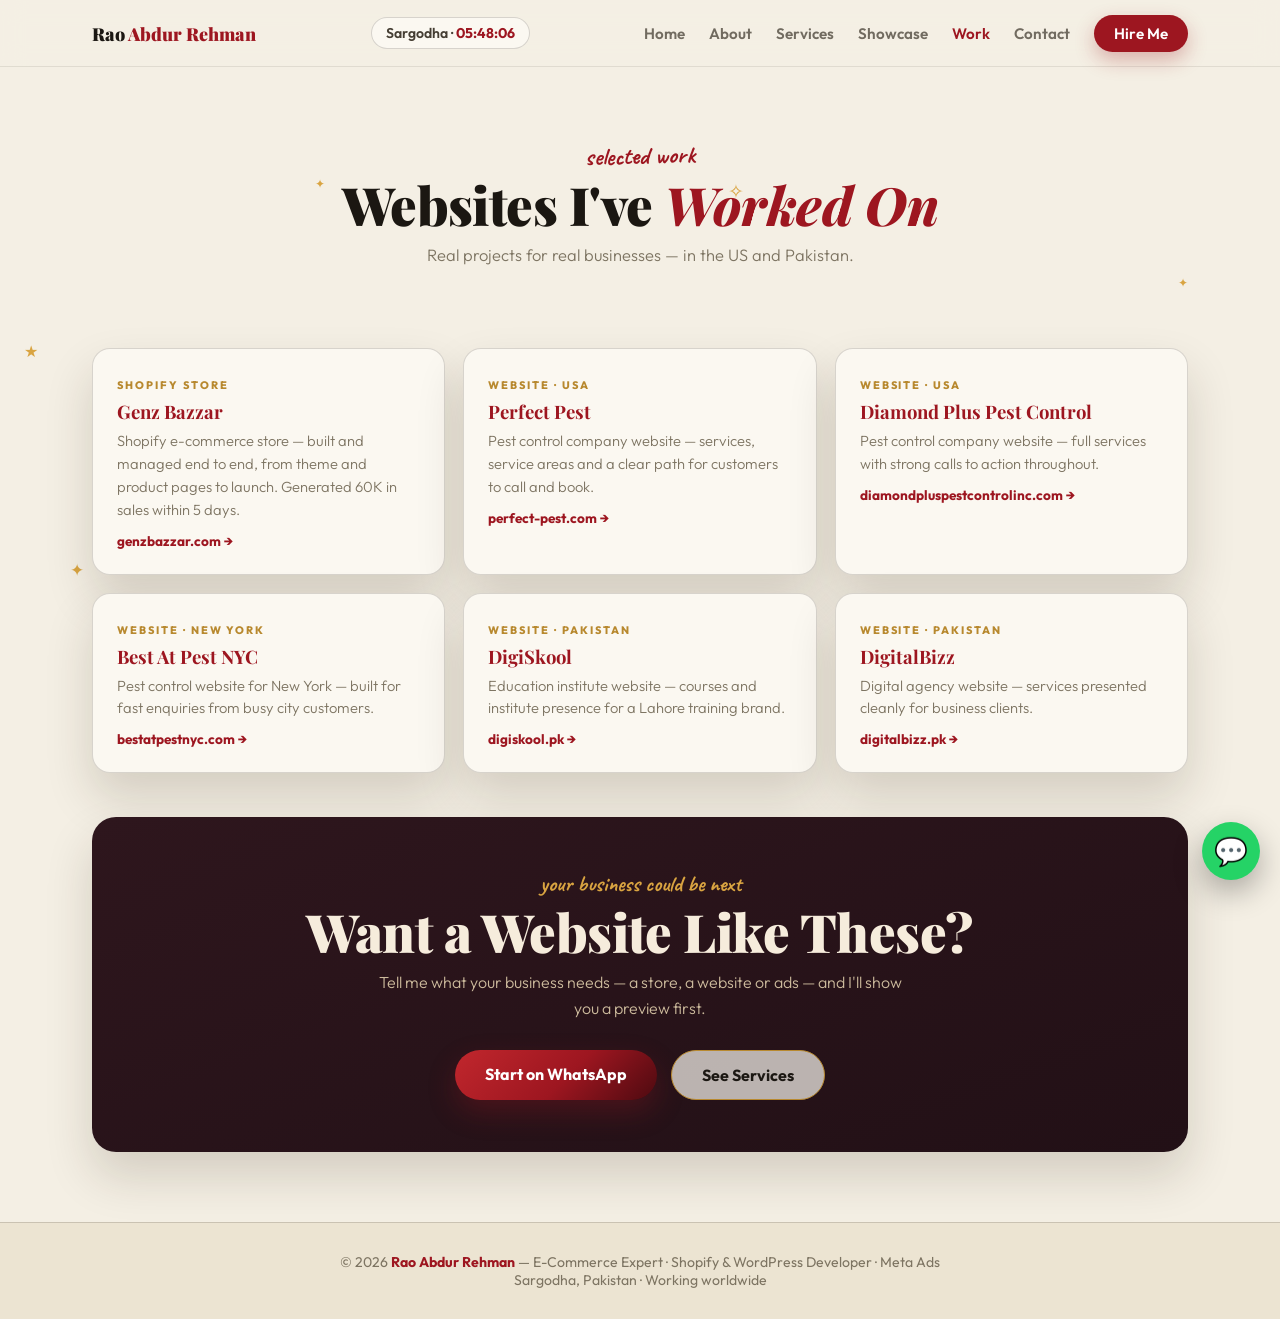
<file: work.html>
<!DOCTYPE html>
<html lang="en">
<head>
<meta charset="UTF-8">
<meta name="viewport" content="width=device-width, initial-scale=1.0">
<title>Work — Rao Abdur Rehman, E-Commerce Expert</title>
<meta name="description" content="Selected work by Rao Abdur Rehman, E-Commerce Expert — the Genz Bazzar Shopify store, and websites for Perfect Pest, Diamond Plus Pest Control, Best At Pest NYC, DigiSkool and DigitalBizz.">
<link rel="preconnect" href="https://fonts.googleapis.com">
<link rel="preconnect" href="https://fonts.gstatic.com" crossorigin>
<link href="https://fonts.googleapis.com/css2?family=Playfair+Display:ital,wght@0,600;0,800;0,900;1,600;1,800&family=Caveat:wght@600;700&family=Outfit:wght@300;400;500;600;700;800&display=swap" rel="stylesheet">
<link rel="stylesheet" href="style.css">
</head>
<body>

<nav>
  <div class="wrap nav-in">
    <a class="brand" href="index.html">Rao <span>Abdur Rehman</span></a>
    <div class="clock">Sargodha · <b id="clock">--:--:--</b></div>
    <div class="nav-links">
      <a href="index.html">Home</a>
      <a href="about.html">About</a>
      <a href="services.html">Services</a>
      <a href="showcase.html">Showcase</a>
      <a href="work.html" class="active">Work</a>
      <a href="contact.html">Contact</a>
      <a href="https://wa.me/923198798119?text=Hi%20Rao%2C%20I%20want%20to%20discuss%20a%20project." target="_blank" rel="noopener" class="nav-cta">Hire Me</a>
    </div>
  </div>
</nav>

<div class="page-head">
  <div class="wrap">
    <span class="script sec-script">selected work</span>
    <h2>Websites I've <em>Worked On</em></h2>
    <p class="sec-sub">Real projects for real businesses — in the US and Pakistan.</p>
  </div>
</div>

<section>
  <div class="wrap">
    <div class="work">
      <div class="w reveal"><span class="tag">Shopify Store</span><h4>Genz Bazzar</h4><p>Shopify e-commerce store — built and managed end to end, from theme and product pages to launch. Generated 60K in sales within 5 days.</p><a href="https://genzbazzar.com" target="_blank" rel="noopener">genzbazzar.com →</a></div>
      <div class="w reveal"><span class="tag">Website · USA</span><h4>Perfect Pest</h4><p>Pest control company website — services, service areas and a clear path for customers to call and book.</p><a href="https://perfect-pest.com" target="_blank" rel="noopener">perfect-pest.com →</a></div>
      <div class="w reveal"><span class="tag">Website · USA</span><h4>Diamond Plus Pest Control</h4><p>Pest control company website — full services with strong calls to action throughout.</p><a href="https://diamondpluspestcontrolinc.com" target="_blank" rel="noopener">diamondpluspestcontrolinc.com →</a></div>
      <div class="w reveal"><span class="tag">Website · New York</span><h4>Best At Pest NYC</h4><p>Pest control website for New York — built for fast enquiries from busy city customers.</p><a href="https://bestatpestnyc.com" target="_blank" rel="noopener">bestatpestnyc.com →</a></div>
      <div class="w reveal"><span class="tag">Website · Pakistan</span><h4>DigiSkool</h4><p>Education institute website — courses and institute presence for a Lahore training brand.</p><a href="https://digiskool.pk" target="_blank" rel="noopener">digiskool.pk →</a></div>
      <div class="w reveal"><span class="tag">Website · Pakistan</span><h4>DigitalBizz</h4><p>Digital agency website — services presented cleanly for business clients.</p><a href="https://digitalbizz.pk" target="_blank" rel="noopener">digitalbizz.pk →</a></div>
    </div>
    <div class="cta-band reveal" style="margin-top:44px">
      <span class="script" style="color:var(--gold-bright);font-size:1.4rem">your business could be next</span>
      <h2>Want a Website Like These?</h2>
      <p>Tell me what your business needs — a store, a website or ads — and I'll show you a preview first.</p>
      <div class="row">
        <a class="btn btn-red" href="https://wa.me/923198798119?text=Hi%20Rao%2C%20I%20want%20a%20website%20like%20your%20work." target="_blank" rel="noopener">Start on WhatsApp</a>
        <a class="btn btn-ghost" href="services.html">See Services</a>
      </div>
    </div>
  </div>
</section>

<footer>
  <div class="wrap">© 2026 <b>Rao Abdur Rehman</b> — E-Commerce Expert · Shopify & WordPress Developer · Meta Ads<br>Sargodha, Pakistan · Working worldwide</div>
</footer>

<a class="wa-float" href="https://wa.me/923198798119?text=Hi%20Rao%2C%20I%20want%20to%20discuss%20a%20project." target="_blank" rel="noopener" aria-label="Chat on WhatsApp">💬</a>
<script src="script.js"></script>
</body>
</html>
</file>
<file: style.css>
/* Rao Abdur Rehman — Personal Portfolio
   Theme: light cream, arched doors, red & gold */
:root{
  --paper:#f4efe4; --paper-2:#ece4d2; --card:#fbf8f1;
  --ink:#1b1712; --ink-2:#453e33; --muted:#7d7462;
  --line:rgba(27,23,18,.16); --line-soft:rgba(27,23,18,.09);
  --red:#9d1620; --red-bright:#c1272d; --red-deep:#4d0a10;
  --gold:#b8892f; --gold-bright:#d9a441;
  --room:#221016; --room-2:#2e161d;
  --shadow:0 24px 48px rgba(46,28,10,.16);
}
*{margin:0;padding:0;box-sizing:border-box}
html{scroll-behavior:smooth}
body{background:var(--paper);color:var(--ink-2);font-family:'Outfit',sans-serif;overflow-x:hidden}
a{text-decoration:none;color:inherit}
.wrap{max-width:1140px;margin:0 auto;padding:0 22px}
::selection{background:var(--red);color:#fff}
.script{font-family:'Caveat',cursive;font-weight:700;color:var(--red)}

/* sparkles */
.spark{position:fixed;color:var(--gold-bright);pointer-events:none;z-index:1;animation:twinkle 3.4s ease-in-out infinite}
@keyframes twinkle{0%,100%{opacity:.12;transform:scale(.7) rotate(0deg)}50%{opacity:.55;transform:scale(1.15) rotate(40deg)}}

/* ---------- NAV ---------- */
nav{position:fixed;top:0;left:0;right:0;z-index:60;background:color-mix(in srgb,var(--paper) 88%,transparent);backdrop-filter:blur(12px);border-bottom:1px solid var(--line-soft)}
.nav-in{display:flex;align-items:center;justify-content:space-between;height:66px;gap:14px}
.brand{font-family:'Playfair Display',Georgia,serif;font-weight:900;font-size:1.12rem;color:var(--ink);white-space:nowrap}
.brand span{color:var(--red)}
.clock{font-weight:600;font-size:.88rem;color:var(--ink-2);background:var(--card);border:1px solid var(--line);padding:6px 14px;border-radius:999px;white-space:nowrap}
.clock b{color:var(--red)}
.nav-links{display:flex;gap:24px;font-size:.95rem;font-weight:600;align-items:center}
.nav-links a{color:var(--ink-2);opacity:.75;transition:.25s}
.nav-links a:hover,.nav-links a.active{opacity:1;color:var(--red)}
.nav-cta{background:var(--red);color:#fff!important;padding:9px 20px;border-radius:999px;opacity:1!important;box-shadow:0 8px 20px rgba(157,22,32,.3)}
.nav-cta:hover{background:var(--red-bright);transform:translateY(-1px)}
@media(max-width:900px){.nav-links a:not(.nav-cta){display:none}.clock{display:none}}

/* ---------- BUTTONS ---------- */
.btn{padding:14px 30px;border-radius:999px;font-weight:700;font-size:1rem;transition:.25s;display:inline-block}
.btn-red{background:linear-gradient(135deg,var(--red-bright),var(--red) 55%,var(--red-deep));color:#fff;box-shadow:0 12px 28px rgba(157,22,32,.3)}
.btn-red:hover{transform:translateY(-2px) scale(1.02);box-shadow:0 18px 34px rgba(157,22,32,.38)}
.btn-ghost{border:1.5px solid var(--gold);color:var(--ink);background:rgba(251,248,241,.7)}
.btn-ghost:hover{background:#f0d98c;transform:translateY(-2px)}

/* ---------- HERO ---------- */
header{position:relative;padding:148px 0 0;background:linear-gradient(180deg,var(--paper),var(--paper-2))}
.hero{display:grid;grid-template-columns:1.12fr .88fr;gap:40px;align-items:center;position:relative;z-index:2;padding-bottom:56px}
@media(max-width:860px){.hero{grid-template-columns:1fr;text-align:center}}
.hello{font-family:'Caveat',cursive;font-weight:700;color:var(--red);font-size:clamp(1.7rem,3.4vw,2.3rem);transform:rotate(-1.5deg);display:inline-block}
h1{font-family:'Playfair Display',Georgia,serif;font-weight:900;color:var(--ink);font-size:clamp(2.9rem,7vw,5rem);line-height:1.02;margin:8px 0 4px;letter-spacing:-.01em}
h1 .gold{background:linear-gradient(115deg,var(--red) 10%,var(--gold-bright) 55%,var(--red-deep));-webkit-background-clip:text;background-clip:text;color:transparent;background-size:200% 100%;animation:shine 5s linear infinite}
@keyframes shine{to{background-position:200% 0}}
.maintitle{font-family:'Playfair Display',Georgia,serif;font-weight:800;font-size:clamp(1.7rem,3.8vw,2.5rem);color:var(--red);margin-top:10px;letter-spacing:-.01em}
.roles{margin:16px 0 4px;font-size:1.12rem;font-weight:700;color:var(--ink);min-height:1.6em}
.roles .flip{display:inline-block;color:var(--red);animation:flipIn .6s cubic-bezier(.2,.9,.3,1.4)}
@keyframes flipIn{from{transform:rotateX(85deg) translateY(8px);opacity:0}to{transform:none;opacity:1}}
.hero p.lead{margin-top:12px;font-size:1.05rem;font-weight:300;line-height:1.65;color:var(--ink-2);max-width:540px}
@media(max-width:860px){.hero p.lead{margin-inline:auto}}
.hero-btns{display:flex;gap:14px;margin-top:28px;flex-wrap:wrap}
@media(max-width:860px){.hero-btns{justify-content:center}}
.hero-photo{position:relative;display:flex;justify-content:center}
.hero-photo .halo{position:absolute;width:80%;aspect-ratio:1;border-radius:50%;background:radial-gradient(circle,rgba(217,164,65,.4),transparent 65%);top:2%;animation:pulse 4.5s ease-in-out infinite}
@keyframes pulse{0%,100%{transform:scale(1);opacity:.8}50%{transform:scale(1.09);opacity:1}}
.hero-photo img{width:min(400px,86%);position:relative;filter:drop-shadow(0 24px 40px rgba(77,10,16,.3));animation:floaty 6s ease-in-out infinite}
@keyframes floaty{0%,100%{transform:translateY(0)}50%{transform:translateY(-13px)}}
.badge{position:absolute;right:2%;bottom:8%;width:118px;height:118px;z-index:3;animation:spin 16s linear infinite}
@keyframes spin{to{transform:rotate(360deg)}}
.badge text{font-size:10.2px;font-weight:700;letter-spacing:2.6px;fill:var(--red)}
.badge .star{font-size:20px;fill:var(--gold)}
@media(max-width:860px){.badge{display:none}}

/* hero strip */
.hero-strip{position:relative;z-index:2;border-top:1px solid var(--line);display:flex;flex-wrap:wrap;gap:8px 0;justify-content:space-between;padding:15px 0 17px;font-size:.7rem;font-weight:800;letter-spacing:.24em;text-transform:uppercase;color:var(--muted)}
.hero-strip .on{color:var(--ink)}

/* ---------- MARQUEE ---------- */
.marquee{background:var(--red-deep);border-block:1px solid rgba(217,164,65,.35);overflow:hidden;padding:13px 0}
.marquee-track{display:flex;width:max-content;animation:scrollx 30s linear infinite}
.marquee span{font-family:'Playfair Display',Georgia,serif;font-weight:700;font-size:1.02rem;letter-spacing:.16em;text-transform:uppercase;color:#f3dfba;padding:0 16px;white-space:nowrap}
.marquee span b{color:var(--gold-bright);font-weight:400}
@keyframes scrollx{from{transform:translateX(0)}to{transform:translateX(-50%)}}

/* ---------- STATS ---------- */
.stats{display:grid;grid-template-columns:repeat(4,1fr);gap:14px;margin:52px 0 0}
@media(max-width:760px){.stats{grid-template-columns:repeat(2,1fr)}}
.stat{background:var(--card);border:1.5px solid var(--line);border-radius:18px;padding:20px 10px;text-align:center;transition:.3s;box-shadow:var(--shadow)}
.stat:hover{transform:translateY(-4px) rotate(-.6deg);border-color:var(--gold)}
.stat b{font-family:'Playfair Display',Georgia,serif;font-size:1.9rem;color:var(--red);display:block}
.stat small{color:var(--muted);font-size:.83rem;font-weight:600}

/* ---------- SECTIONS ---------- */
section{padding:70px 0;position:relative;z-index:2}
.sec-head{margin-bottom:34px;max-width:760px}
.sec-head.center{margin-inline:auto;text-align:center}
.sec-script{font-size:1.55rem;transform:rotate(-1.5deg);display:inline-block}
h2{font-family:'Playfair Display',Georgia,serif;font-weight:900;color:var(--ink);font-size:clamp(2rem,4.8vw,3.3rem);line-height:1.04;margin:6px 0 10px;letter-spacing:-.01em}
h2 em{font-style:italic;font-weight:800;color:var(--red)}
.sec-sub{color:var(--muted);font-size:1.03rem;max-width:620px;line-height:1.6;font-weight:300}
.sec-head.center .sec-sub{margin-inline:auto}
.page-head{padding:140px 0 10px;text-align:center}
.page-head .sec-sub{margin-inline:auto}

/* reveal */
.reveal.in{animation:revealUp .65s cubic-bezier(.2,.8,.25,1) both}
@keyframes revealUp{from{opacity:0;transform:translateY(22px)}to{opacity:1;transform:none}}

/* ---------- DOORS (arched shape & swing-open animation) ---------- */
.doors-sec{background:linear-gradient(180deg,var(--paper) 0%,var(--paper-2) 100%)}
.doors{display:grid;grid-template-columns:repeat(4,1fr);gap:18px;transition:transform .8s cubic-bezier(.55,.06,.75,.4),opacity .5s ease .3s}
.doors-clip{overflow:hidden;padding:28px;margin:-28px;scroll-margin-top:84px}
.doors.zoom{transform:scale(2.8);opacity:0}
.doors.back-in{animation:doorsIn .55s cubic-bezier(.2,.8,.25,1) both}
@keyframes doorsIn{from{opacity:0;transform:scale(1.05)}to{opacity:1;transform:none}}
@media (max-width:760px){.doors.zoom{transform:scale(3.3)}}
.door{appearance:none;background:transparent;border:0;cursor:pointer;font:inherit;text-align:center;padding:0;color:var(--ink);min-height:0;width:100%}
.door .frame{display:block;position:relative;height:290px;border-radius:150px 150px 12px 12px;background:linear-gradient(180deg,rgba(0,0,0,.28),rgba(0,0,0,0) 30%),var(--card);border:1.5px solid var(--ink);padding:12px 12px 0;overflow:hidden;box-shadow:var(--shadow);perspective:900px}
.door .inner-room{position:absolute;inset:12px 12px 0;border-radius:140px 140px 6px 6px;background:radial-gradient(200px 150px at 50% 30%,rgba(238,194,106,.35),transparent 70%),var(--room);display:flex;flex-direction:column;align-items:center;justify-content:center;gap:7px;padding:20px 14px}
.inner-room .ir-emoji{font-size:1.9rem;line-height:1}
.inner-room .ir-count{font-family:'Playfair Display',Georgia,serif;font-weight:900;font-size:2rem;color:#f6ecdc;line-height:1}
.inner-room .ir-label{font-size:.68rem;font-weight:800;letter-spacing:.2em;text-transform:uppercase;color:#cdbb9d}
.inner-room .ir-open{font-family:'Caveat',cursive;font-size:1.15rem;color:var(--gold-bright)}
.door .leaf{position:absolute;inset:12px 12px 0;border-radius:140px 140px 6px 6px;z-index:2;transform-origin:left center;transition:transform .8s cubic-bezier(.3,.7,.3,1);border:1.5px solid rgba(0,0,0,.45);display:flex;flex-direction:column;align-items:center;justify-content:center;gap:8px;backface-visibility:hidden}
.door[data-door="shop"] .leaf{background:linear-gradient(165deg,#d9a441,#9a6d1c 70%)}
.door[data-door="dev"] .leaf{background:linear-gradient(165deg,#c1272d,#7c1019 70%)}
.door[data-door="web"] .leaf{background:linear-gradient(165deg,#c1272d,#7c1019 70%)}
.door[data-door="wp"] .leaf{background:linear-gradient(165deg,#31572c,#1c3319 70%)}
.door[data-door="ads"] .leaf{background:linear-gradient(165deg,#4a3226,#2a1a12 70%)}
.leaf .panel-lines{position:absolute;inset:16px;border:1.5px solid rgba(255,255,255,.28);border-radius:120px 120px 4px 4px;pointer-events:none}
.leaf .knob{position:absolute;right:16px;top:56%;width:15px;height:15px;border-radius:50%;background:radial-gradient(circle at 35% 35%,#ffe9b0,#b8892f 70%);border:1px solid rgba(0,0,0,.4);box-shadow:0 2px 6px rgba(0,0,0,.4)}
.leaf .door-num{font-family:'Caveat',cursive;font-size:1.6rem;color:rgba(255,255,255,.9);position:relative}
.door.open .leaf{transform:rotateY(-102deg)}
.door .door-name{display:block;margin-top:16px;font-family:'Playfair Display',Georgia,serif;font-weight:800;font-size:1.14rem;color:var(--ink);line-height:1.25}
.door .door-tag{display:block;margin-top:4px;font-size:.86rem;color:var(--muted)}
.door:focus-visible{outline:3px solid var(--gold);outline-offset:4px;border-radius:14px}
.door:not(.open):hover .leaf{transform:rotateY(-14deg)}
.knock-hint{text-align:center;margin:20px 0 0;font-family:'Caveat',cursive;font-size:1.3rem;color:var(--gold)}
@media (max-width:900px){.doors{grid-template-columns:repeat(2,1fr)}}
@media (max-width:520px){.door .frame{height:225px}}

/* room panel */
.room{margin-top:30px;background:linear-gradient(170deg,var(--room-2),var(--room));border:1.5px solid var(--ink);border-radius:20px;padding:clamp(22px,4vw,40px);color:#e9dcc4;box-shadow:var(--shadow);position:relative;overflow:hidden;scroll-margin-top:84px}
.room[hidden]{display:none}
.room.enter{animation:roomIn .6s cubic-bezier(.2,.8,.25,1) both}
@keyframes roomIn{from{opacity:0;transform:scale(1.05) translateY(16px)}to{opacity:1;transform:none}}
.room-back{position:relative;z-index:2;appearance:none;cursor:pointer;font:inherit;display:inline-flex;align-items:center;gap:8px;margin-bottom:20px;background:transparent;color:var(--gold-bright);border:1.5px solid rgba(238,194,106,.55);font-weight:800;font-size:.86rem;padding:10px 18px;border-radius:999px;min-height:2.75rem;transition:background .15s ease,color .15s ease}
.room-back:hover{background:var(--gold-bright);color:#2a1403}
.room .rk{font-family:'Caveat',cursive;font-size:1.3rem;color:var(--gold-bright)}
.room h3{font-family:'Playfair Display',Georgia,serif;font-weight:900;font-size:clamp(1.8rem,4vw,2.6rem);color:#f6ecdc;margin:4px 0 10px}
.room p{max-width:640px;line-height:1.65;font-weight:300;color:#e9dcc4}
.room ul{list-style:none;max-width:560px;margin:24px 0 6px;text-align:left}
.room li{background:rgba(251,248,241,.07);border:1px solid rgba(238,194,106,.25);border-radius:12px;padding:12px 16px 12px 42px;margin-bottom:10px;position:relative;font-weight:400;color:#f0e4cb}
.room li::before{content:"✦";position:absolute;left:15px;color:var(--gold-bright)}
.room .cta{margin-top:26px}

/* ---------- CARDS / SERVICES PAGE ---------- */
.grid2{display:grid;grid-template-columns:repeat(2,1fr);gap:22px}
@media(max-width:860px){.grid2{grid-template-columns:1fr}}
.scard{background:var(--card);border:1.5px solid var(--line);border-radius:20px;padding:32px 28px;transition:.3s;position:relative;overflow:hidden;box-shadow:var(--shadow)}
.scard::before{content:"";position:absolute;inset:0;background:radial-gradient(420px 200px at 15% -10%,rgba(217,164,65,.16),transparent 60%);pointer-events:none}
.scard:hover{transform:translateY(-5px);border-color:var(--gold)}
.scard.featured{border:2px solid var(--gold)}
.feat-badge{display:inline-block;background:var(--red);color:#fff;font-size:.68rem;font-weight:800;letter-spacing:.16em;text-transform:uppercase;padding:5px 12px;border-radius:999px;margin-bottom:12px;position:relative}
.scard .ico{font-size:2rem;margin-bottom:14px}
.scard h3{font-family:'Playfair Display',Georgia,serif;font-size:1.45rem;font-weight:800;color:var(--red);margin-bottom:10px}
.scard p{font-weight:300;line-height:1.65;color:var(--ink-2);margin-bottom:16px}
.scard ul{list-style:none;margin-bottom:22px}
.scard li{padding:6px 0 6px 24px;position:relative;font-size:.95rem;color:var(--ink-2);font-weight:300}
.scard li::before{content:"✦";position:absolute;left:0;color:var(--gold)}

/* process */
.steps{display:grid;grid-template-columns:repeat(4,1fr);gap:16px}
@media(max-width:900px){.steps{grid-template-columns:repeat(2,1fr)}}
@media(max-width:520px){.steps{grid-template-columns:1fr}}
.step{background:var(--card);border:1.5px solid var(--line);border-radius:18px;padding:24px 20px;text-align:center;transition:.3s}
.step:hover{transform:translateY(-4px);border-color:var(--gold)}
.step .n{font-family:'Caveat',cursive;font-size:1.7rem;color:var(--gold)}
.step h4{font-family:'Playfair Display',Georgia,serif;color:var(--ink);font-size:1.12rem;margin:4px 0 8px}
.step p{font-size:.92rem;font-weight:300;color:var(--muted);line-height:1.55}

/* ---------- ABOUT ---------- */
.about{display:grid;grid-template-columns:1fr 1fr;gap:44px;align-items:start}
@media(max-width:860px){.about{grid-template-columns:1fr}}
.about p{line-height:1.75;font-weight:300;color:var(--ink-2);margin-bottom:16px;font-size:1.02rem}
.about p b{color:var(--red);font-weight:600}
.facts{display:grid;gap:12px}
.fact{background:var(--card);border:1.5px solid var(--line);border-left:6px solid var(--red);border-radius:14px;padding:16px 18px;transition:.3s}
.fact:hover{transform:translateX(6px);border-color:var(--gold)}
.fact b{display:block;font-family:'Playfair Display',Georgia,serif;color:var(--red);font-size:1.03rem;margin-bottom:3px}
.fact span{font-size:.92rem;color:var(--muted);font-weight:300}
.chips{display:flex;flex-wrap:wrap;gap:10px;margin-top:8px}
.chip{background:var(--card);border:1.5px solid var(--line);border-radius:999px;padding:8px 18px;font-weight:600;font-size:.9rem;color:var(--ink);transition:.25s}
.chip:hover{border-color:var(--gold);background:#f0d98c;transform:translateY(-2px)}
.timeline{display:grid;gap:0;max-width:720px}
.tl{display:grid;grid-template-columns:110px 1fr;gap:18px;padding:18px 0;border-bottom:1px dashed var(--line)}
.tl:last-child{border-bottom:0}
.tl .yr{font-family:'Playfair Display',Georgia,serif;font-weight:900;color:var(--red);font-size:1.2rem}
.tl h4{font-family:'Playfair Display',Georgia,serif;color:var(--ink);margin-bottom:4px}
.tl p{font-size:.94rem;font-weight:300;color:var(--muted);line-height:1.55}

/* ---------- WORK ---------- */
.work{display:grid;grid-template-columns:repeat(3,1fr);gap:18px}
@media(max-width:860px){.work{grid-template-columns:1fr}}
.w{background:var(--card);border:1.5px solid var(--line);border-radius:18px;padding:24px;transition:.3s;box-shadow:var(--shadow)}
.w:hover{border-color:var(--gold);transform:translateY(-5px) rotate(-.5deg)}
.w .tag{font-size:.68rem;font-weight:800;letter-spacing:.18em;text-transform:uppercase;color:var(--gold)}
.w h4{font-family:'Playfair Display',Georgia,serif;color:var(--red);font-size:1.16rem;margin:6px 0 6px}
.w p{font-size:.92rem;font-weight:300;color:var(--muted);line-height:1.55}
.w a{color:var(--red);font-size:.85rem;font-weight:700;display:inline-block;margin-top:10px}
.w a:hover{color:var(--gold)}

/* ---------- CONTACT ---------- */
.contact-cards{display:grid;grid-template-columns:repeat(2,1fr);gap:20px;max-width:760px;margin:0 auto}
@media(max-width:700px){.contact-cards{grid-template-columns:1fr}}
.ccard{background:var(--card);border:1.5px solid var(--line);border-radius:20px;padding:30px 24px;text-align:center;transition:.3s;box-shadow:var(--shadow)}
.ccard:hover{transform:translateY(-5px);border-color:var(--gold)}
.ccard .ico{font-size:2.2rem;margin-bottom:10px}
.ccard h3{font-family:'Playfair Display',Georgia,serif;color:var(--ink);margin-bottom:6px}
.ccard p{color:var(--muted);font-weight:300;font-size:.95rem;margin-bottom:18px;line-height:1.55}

/* ---------- SHOWCASE GALLERY (inside the rooms) ---------- */
.gallery{display:grid;grid-template-columns:repeat(3,1fr);gap:16px;margin-top:26px}
@media(max-width:860px){.gallery{grid-template-columns:repeat(2,1fr)}}
@media(max-width:520px){.gallery{grid-template-columns:1fr}}
.gallery.wide{grid-template-columns:repeat(2,1fr)}
@media(max-width:700px){.gallery.wide{grid-template-columns:1fr}}
.g-item{margin:0;border-radius:16px;overflow:hidden;background:#170a0e;border:1px solid rgba(238,194,106,.3);transition:.35s;position:relative}
.g-item:hover{transform:translateY(-5px);border-color:var(--gold-bright);box-shadow:0 20px 40px rgba(0,0,0,.45)}
.g-item img{width:100%;height:100%;object-fit:cover;display:block;aspect-ratio:1/1;transition:transform .6s cubic-bezier(.2,.8,.25,1)}
.gallery.wide .g-item img{aspect-ratio:16/10}
.g-item:hover img{transform:scale(1.06)}
.g-item figcaption{padding:12px 14px;font-size:.88rem;color:#e9dcc4;line-height:1.45}
.g-item figcaption b{display:block;font-family:'Playfair Display',Georgia,serif;color:#f6ecdc;font-size:.98rem;margin-bottom:2px}
.g-item figcaption .by{color:var(--gold-bright);font-size:.74rem;font-weight:800;letter-spacing:.14em;text-transform:uppercase}

/* CTA band + footer */
.cta-band{background:linear-gradient(160deg,var(--room-2),var(--room));border-radius:24px;padding:clamp(28px,5vw,52px);text-align:center;color:#e9dcc4;box-shadow:var(--shadow)}
.cta-band h2{color:#f6ecdc}
.cta-band p{max-width:540px;margin:0 auto;color:#cdbb9d;font-weight:300;line-height:1.65}
.cta-band .row{display:flex;gap:14px;justify-content:center;margin-top:28px;flex-wrap:wrap}
footer{padding:30px 0;text-align:center;border-top:1px solid var(--line);color:var(--muted);font-size:.88rem;background:var(--paper-2)}
footer b{color:var(--red)}
.wa-float{position:fixed;right:20px;bottom:20px;z-index:70;width:58px;height:58px;border-radius:50%;background:#25d366;display:flex;align-items:center;justify-content:center;font-size:1.7rem;box-shadow:0 12px 30px rgba(0,0,0,.3);transition:.25s;animation:pulse 3s ease-in-out infinite}
.wa-float:hover{transform:scale(1.1)}
@media (prefers-reduced-motion: reduce){
  .door .leaf,.doors{transition:none}
  .room.enter,.doors.back-in,.reveal.in{animation:none}
}
</file>
